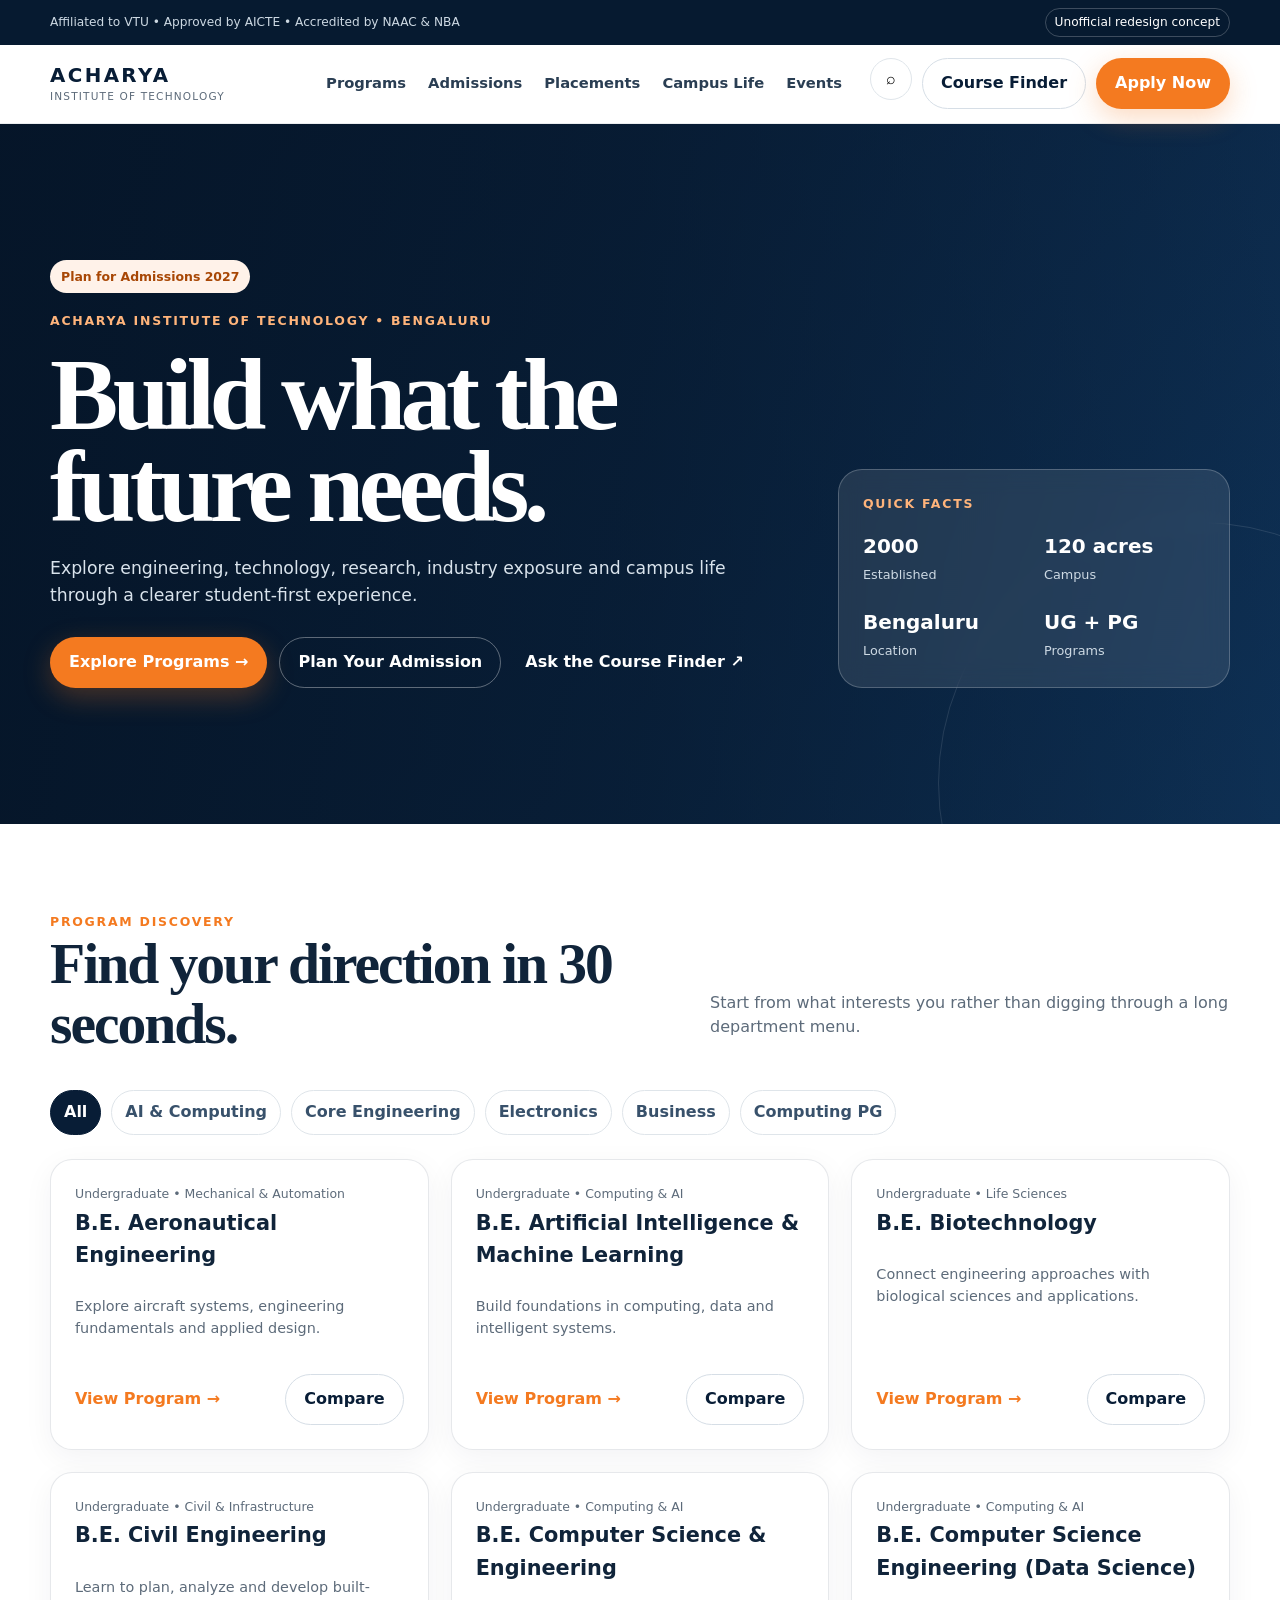
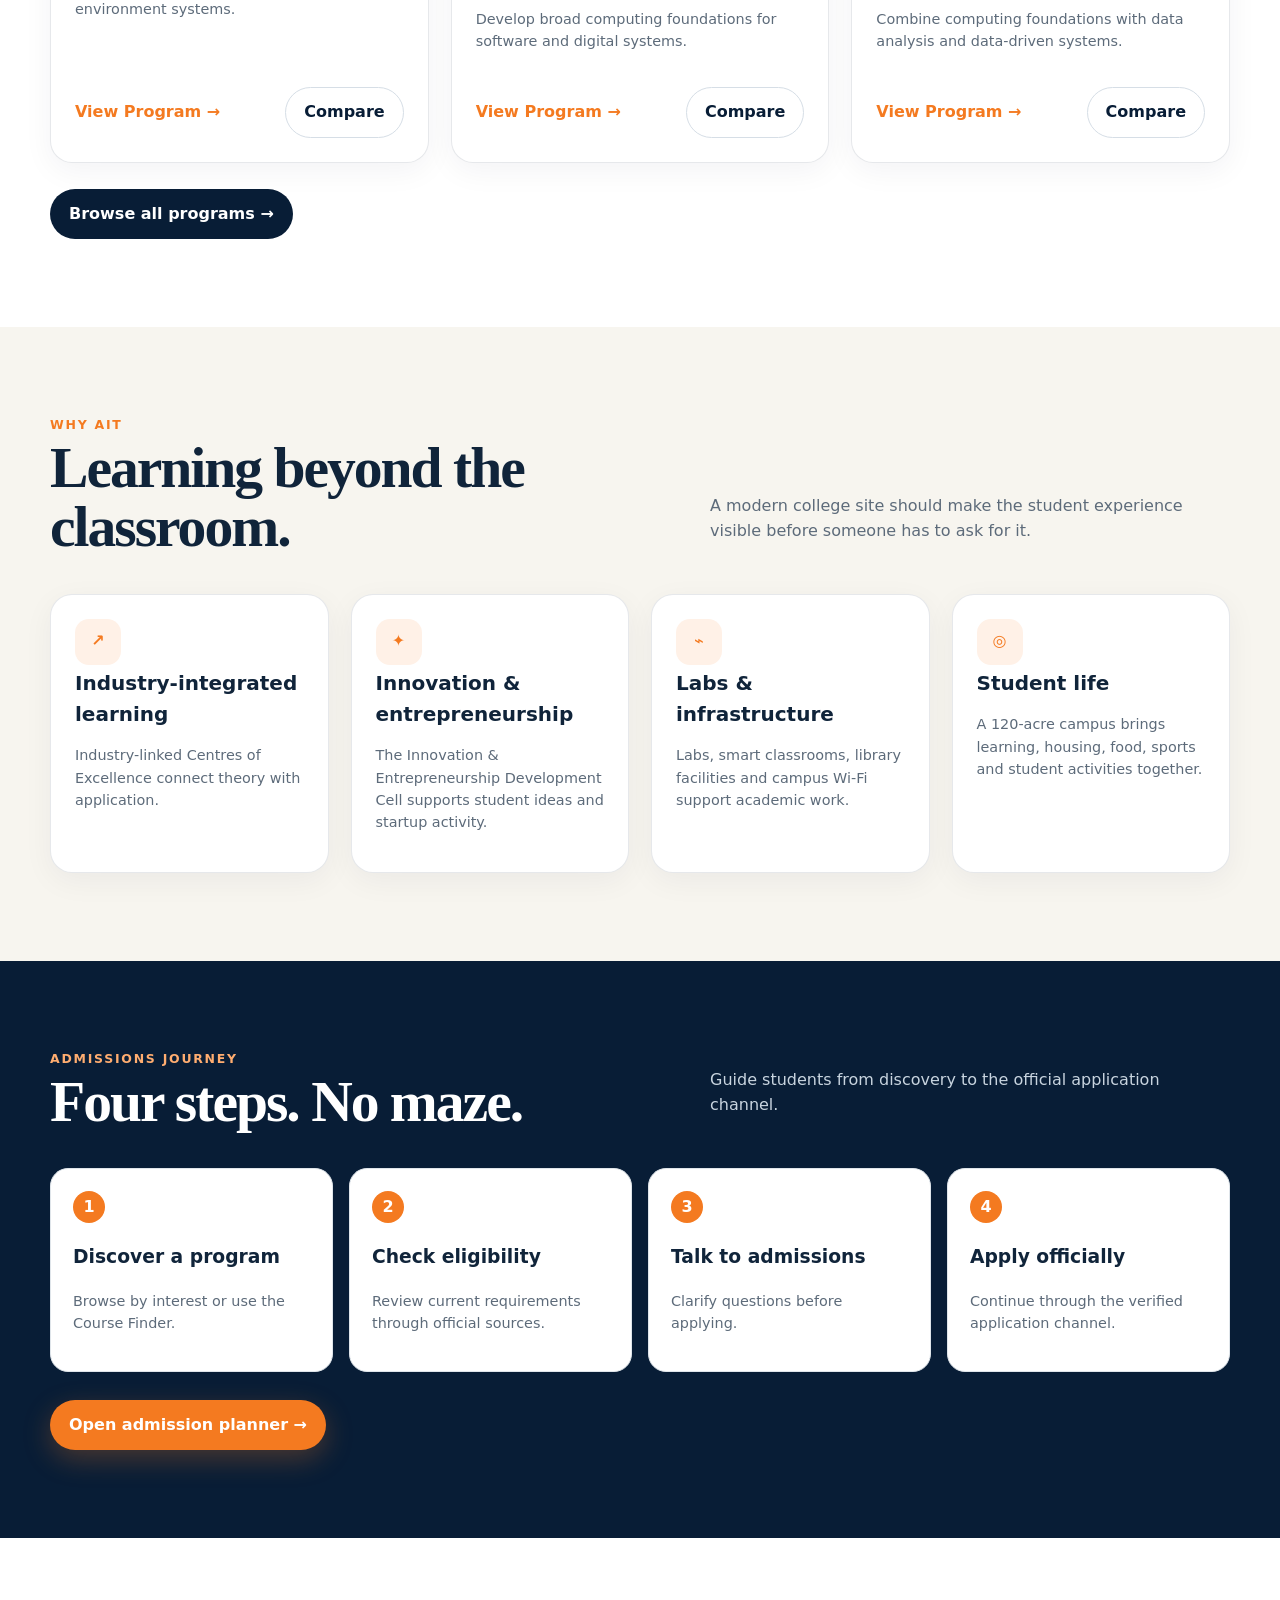
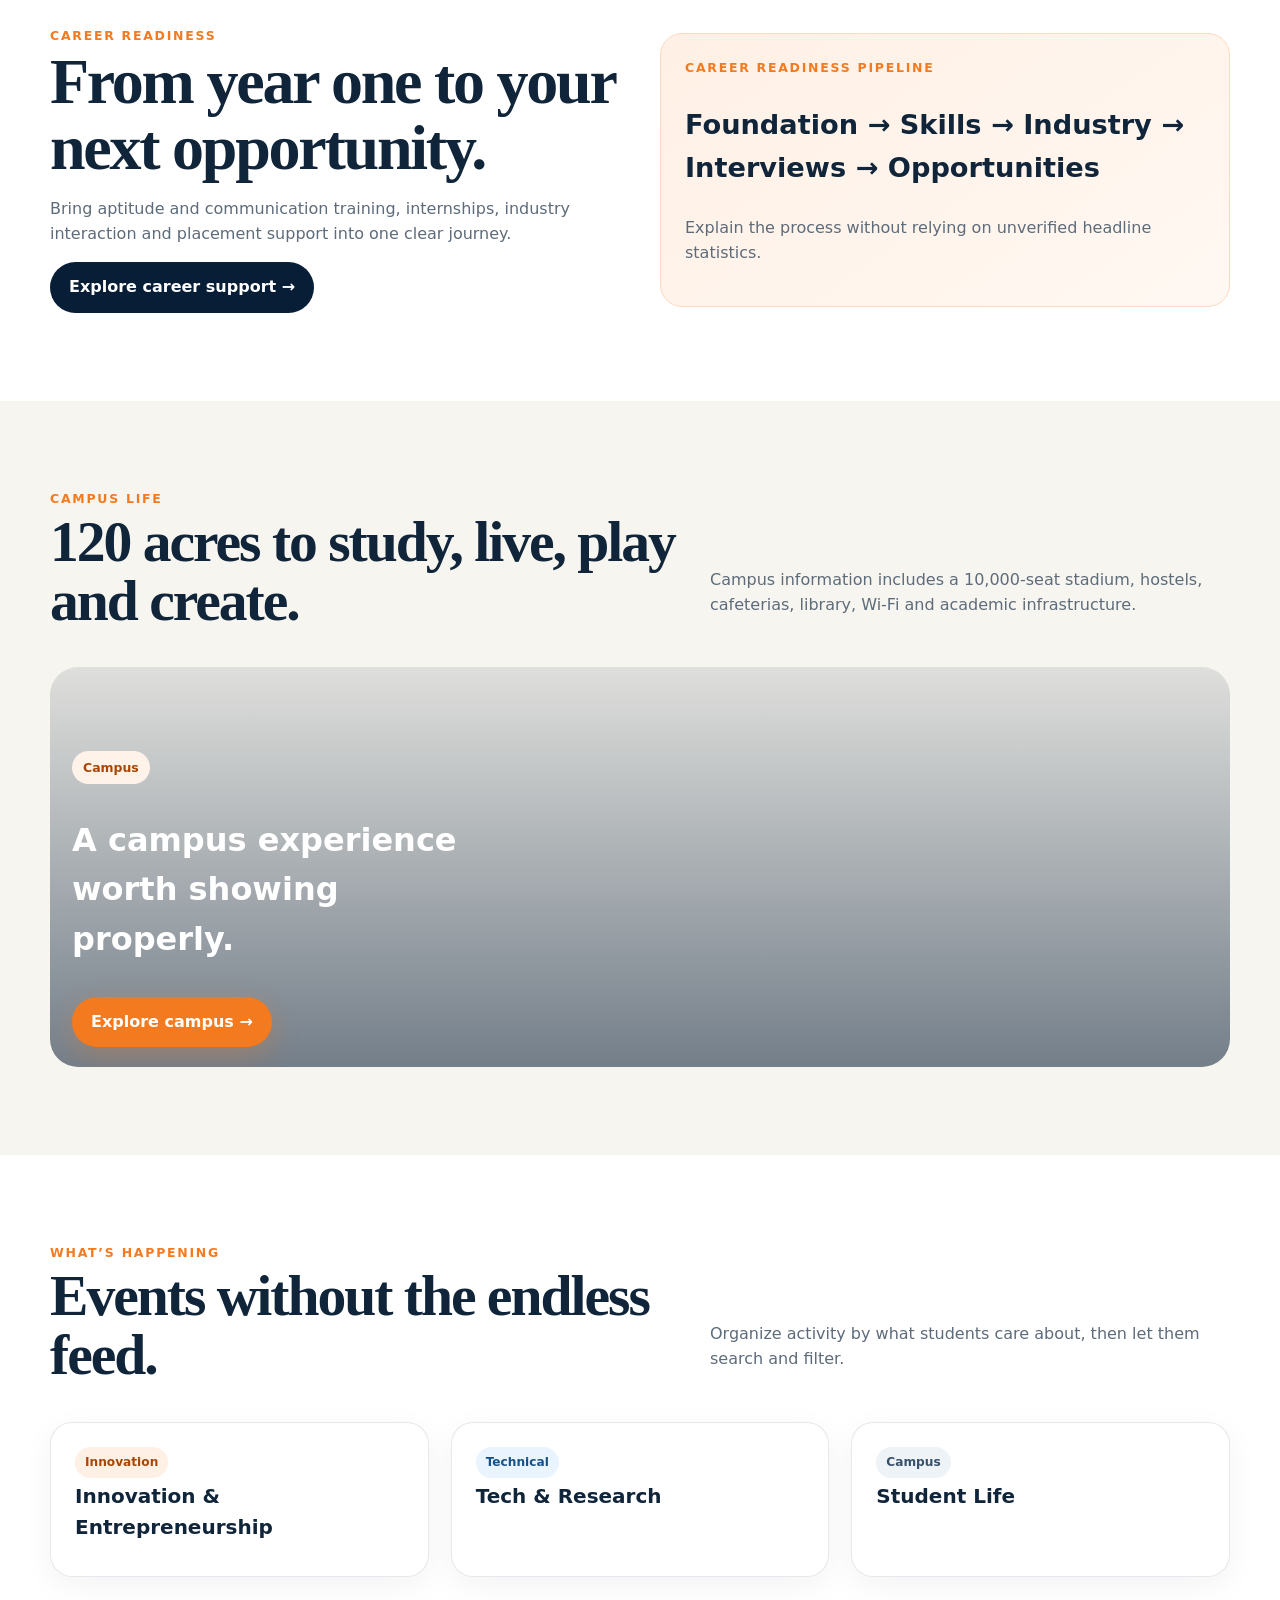
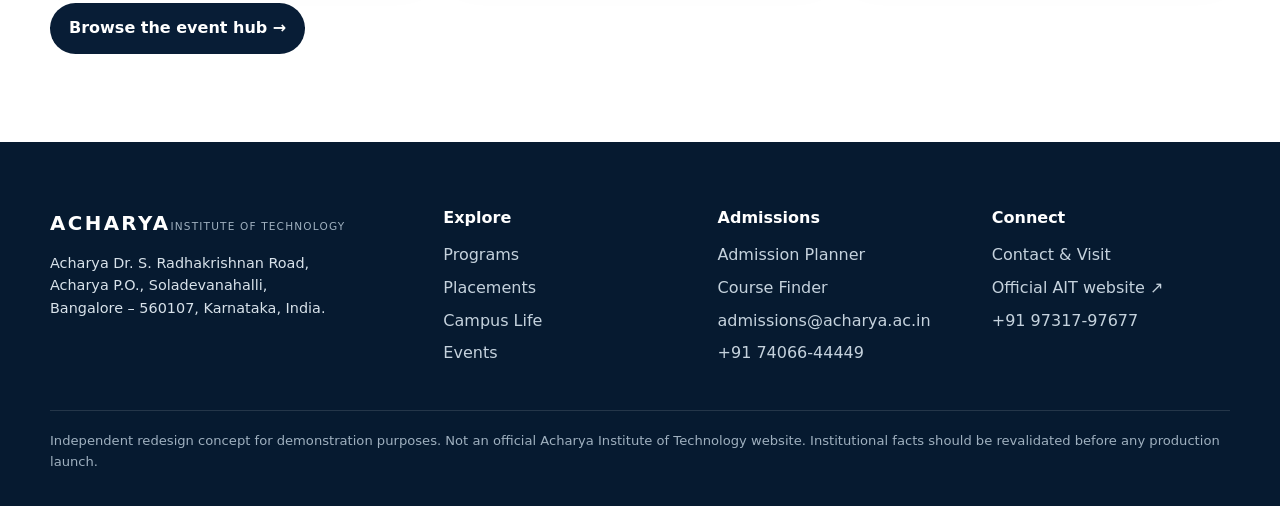
<file: index.html>
<!doctype html><html lang="en"><head><meta charset="utf-8"><meta name="viewport" content="width=device-width,initial-scale=1"><meta name="description" content="Independent redesign concept for Acharya Institute of Technology focused on program discovery and admissions UX."><meta name="theme-color" content="#081d36"><link rel="stylesheet" href="assets/styles.css"></head><body data-page="home" data-base=""><div id="app"></div><script src="assets/app.js"></script></body></html>
</file>
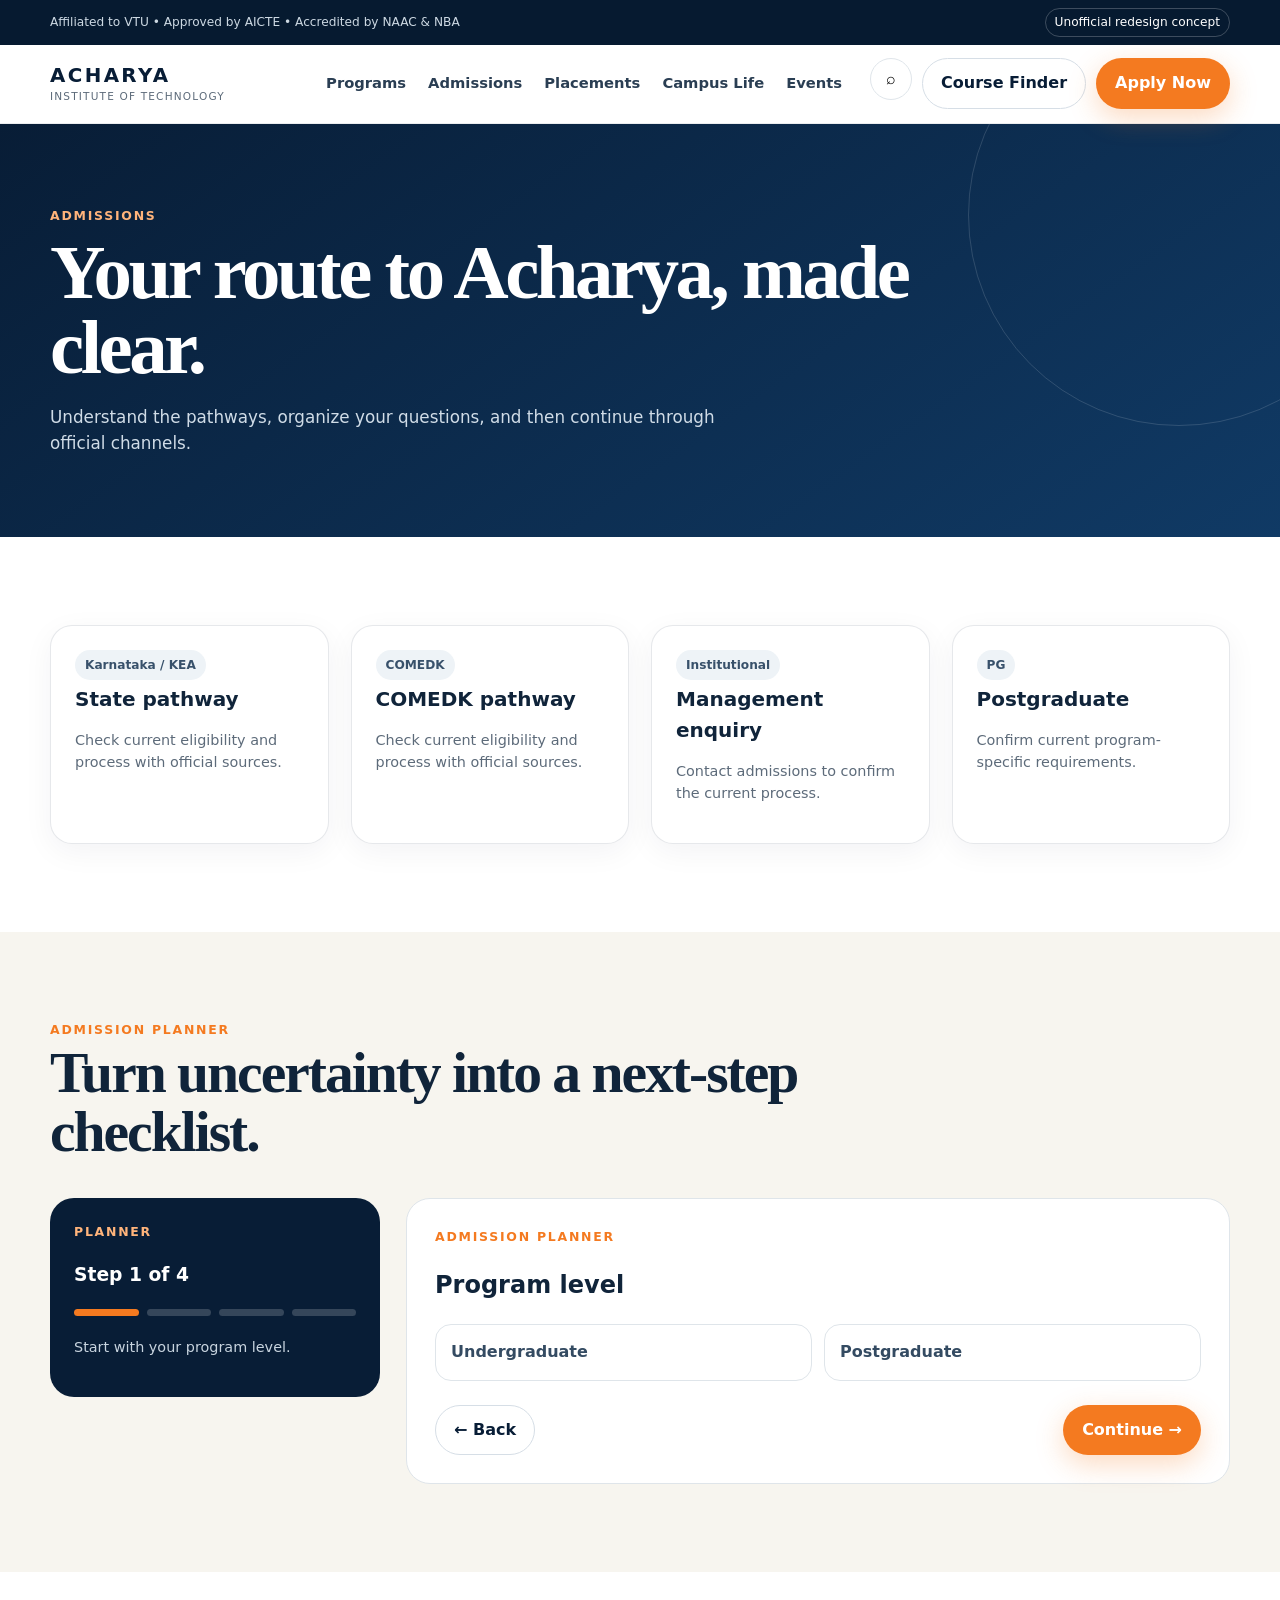
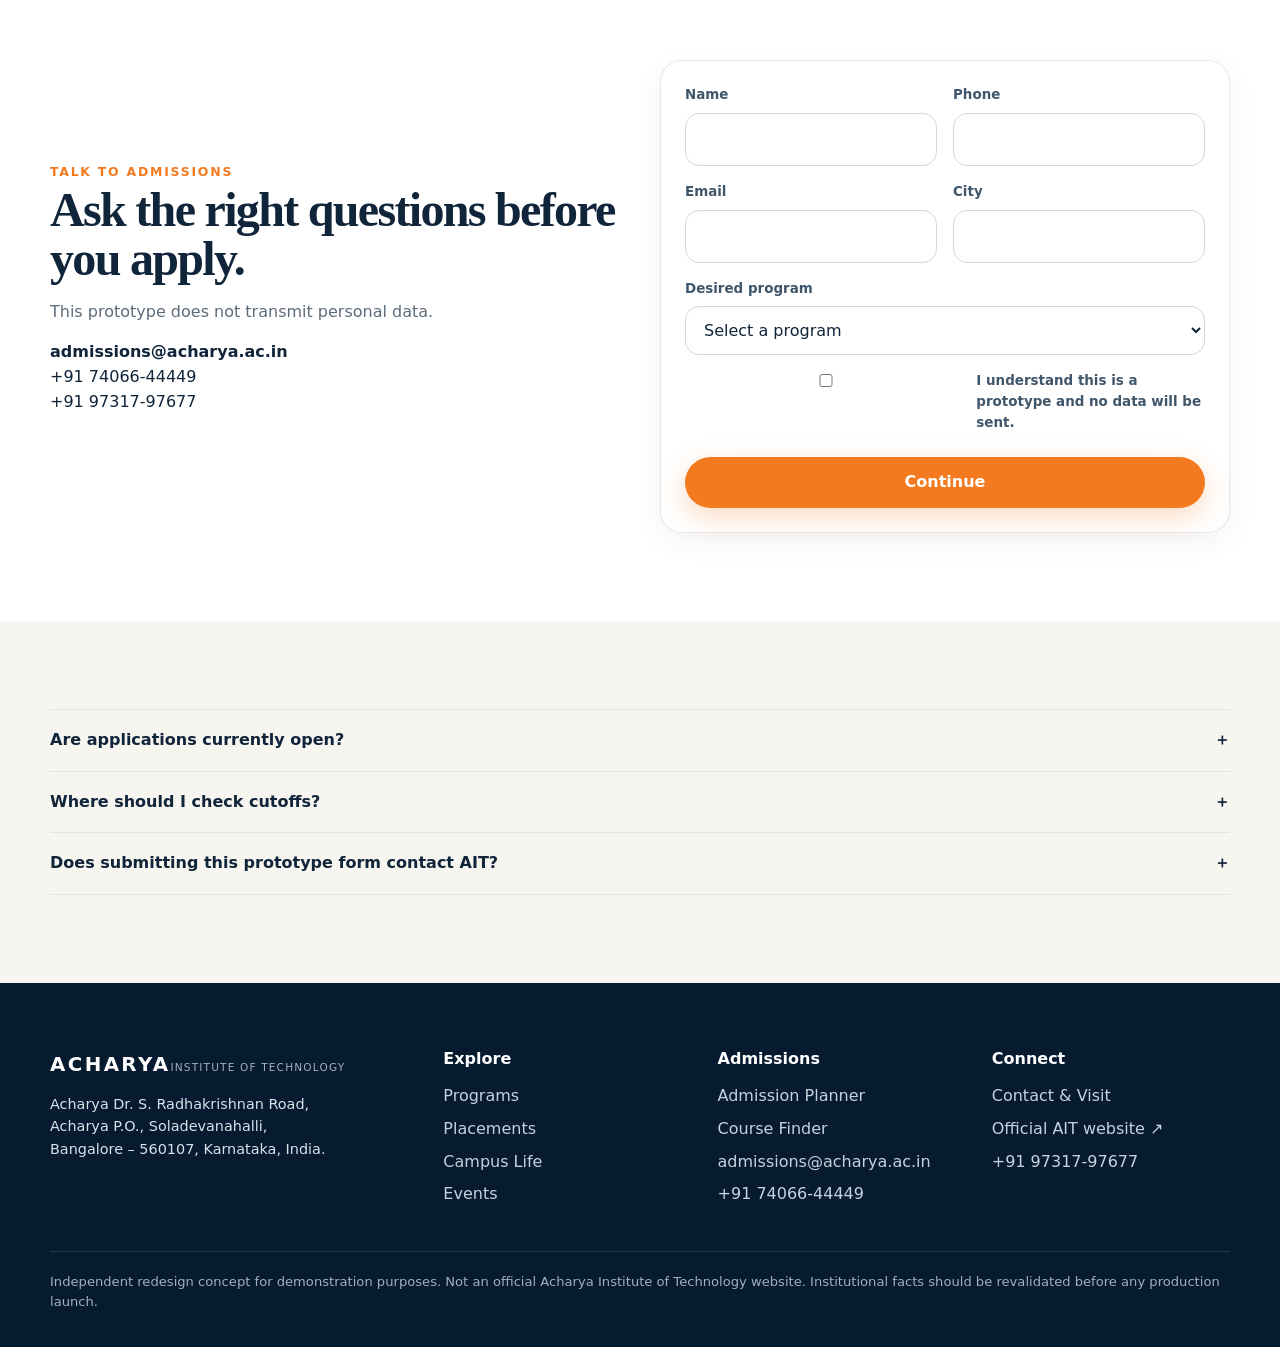
<file: admissions/index.html>
<!doctype html><html lang="en"><head><meta charset="utf-8"><meta name="viewport" content="width=device-width,initial-scale=1"><meta name="description" content="Independent redesign concept for Acharya Institute of Technology focused on program discovery and admissions UX."><meta name="theme-color" content="#081d36"><link rel="stylesheet" href="../assets/styles.css"></head><body data-page="admissions" data-base="../"><div id="app"></div><script src="../assets/app.js"></script></body></html>
</file>
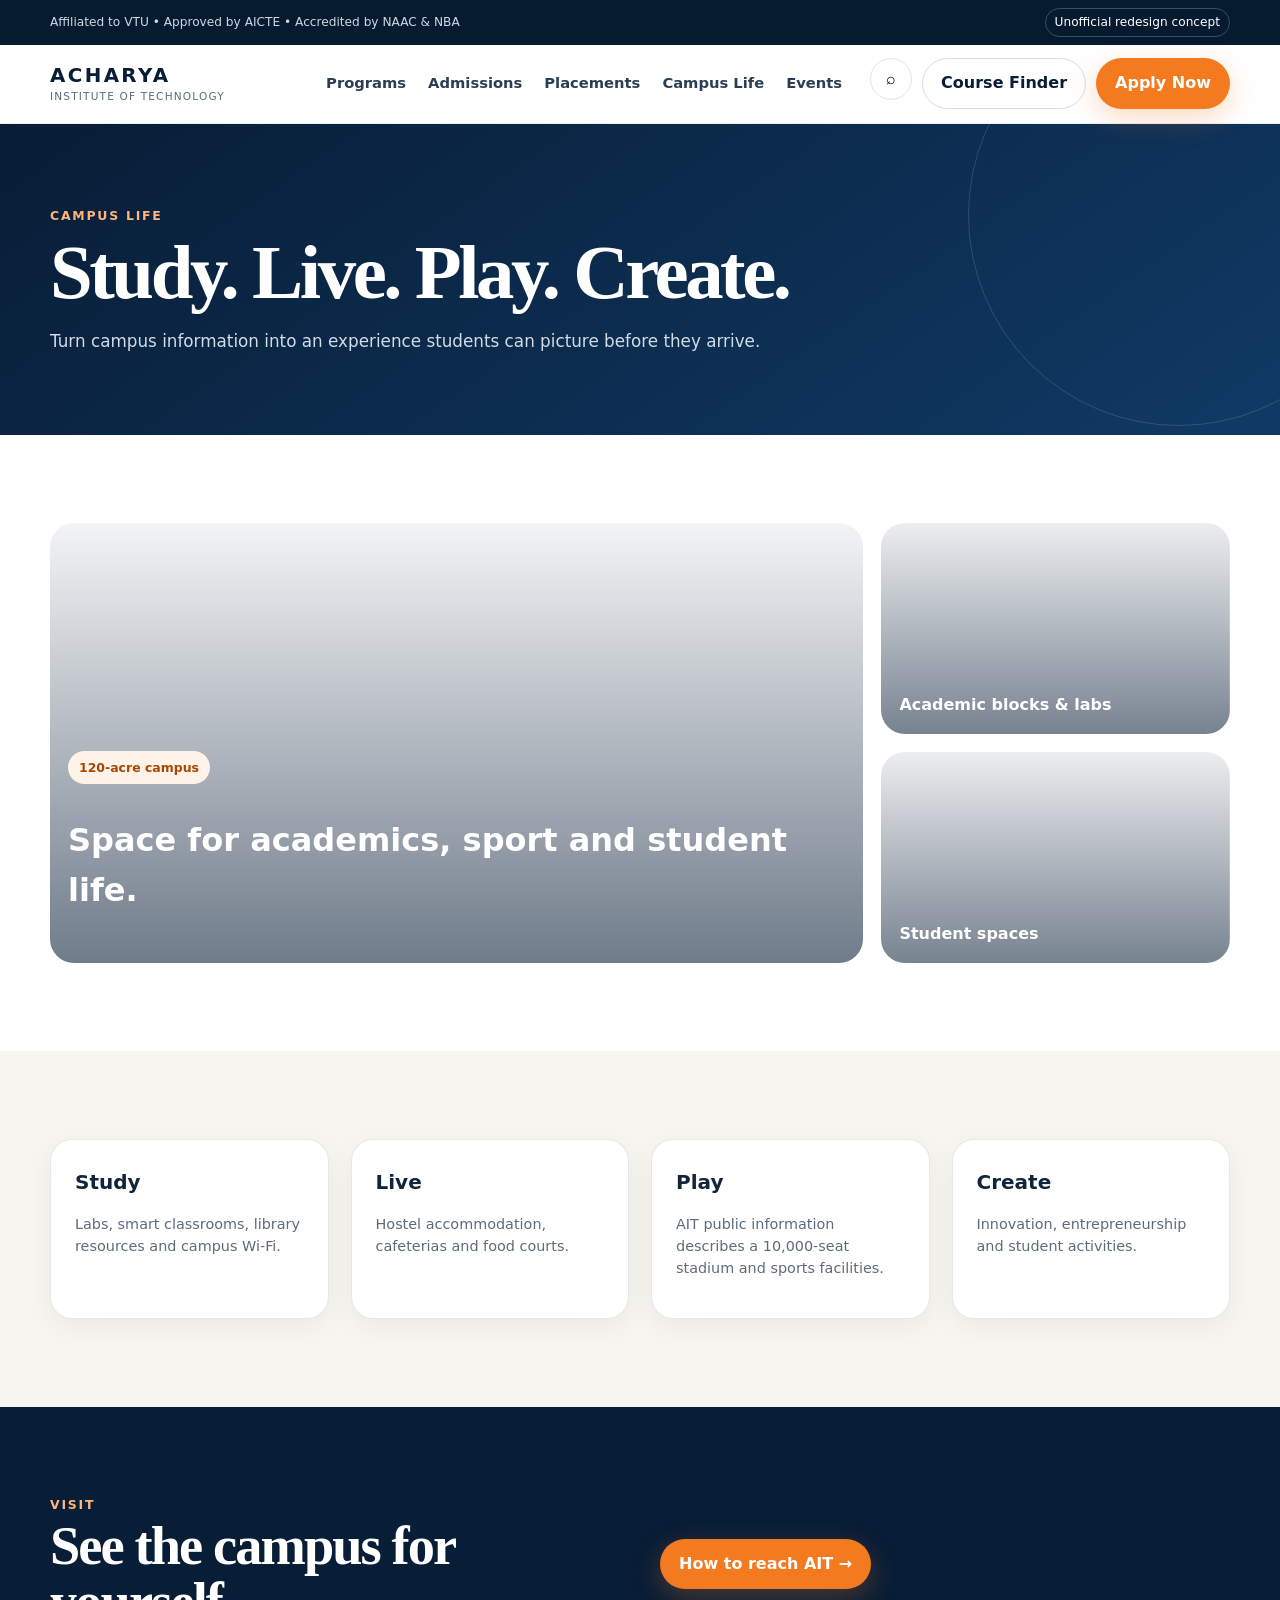
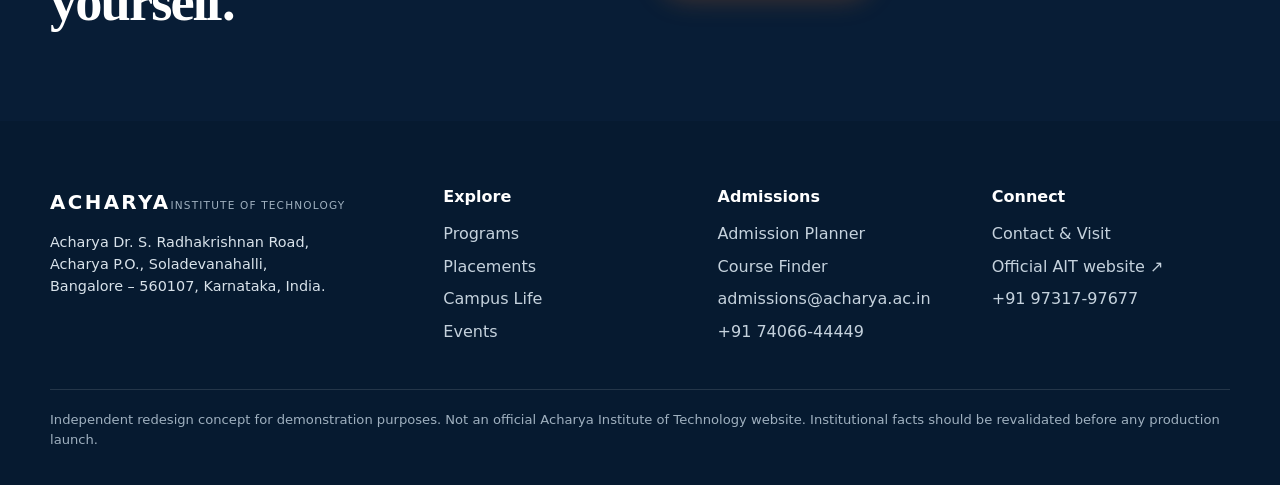
<file: campus/index.html>
<!doctype html><html lang="en"><head><meta charset="utf-8"><meta name="viewport" content="width=device-width,initial-scale=1"><meta name="description" content="Independent redesign concept for Acharya Institute of Technology focused on program discovery and admissions UX."><meta name="theme-color" content="#081d36"><link rel="stylesheet" href="../assets/styles.css"></head><body data-page="campus" data-base="../"><div id="app"></div><script src="../assets/app.js"></script></body></html>
</file>
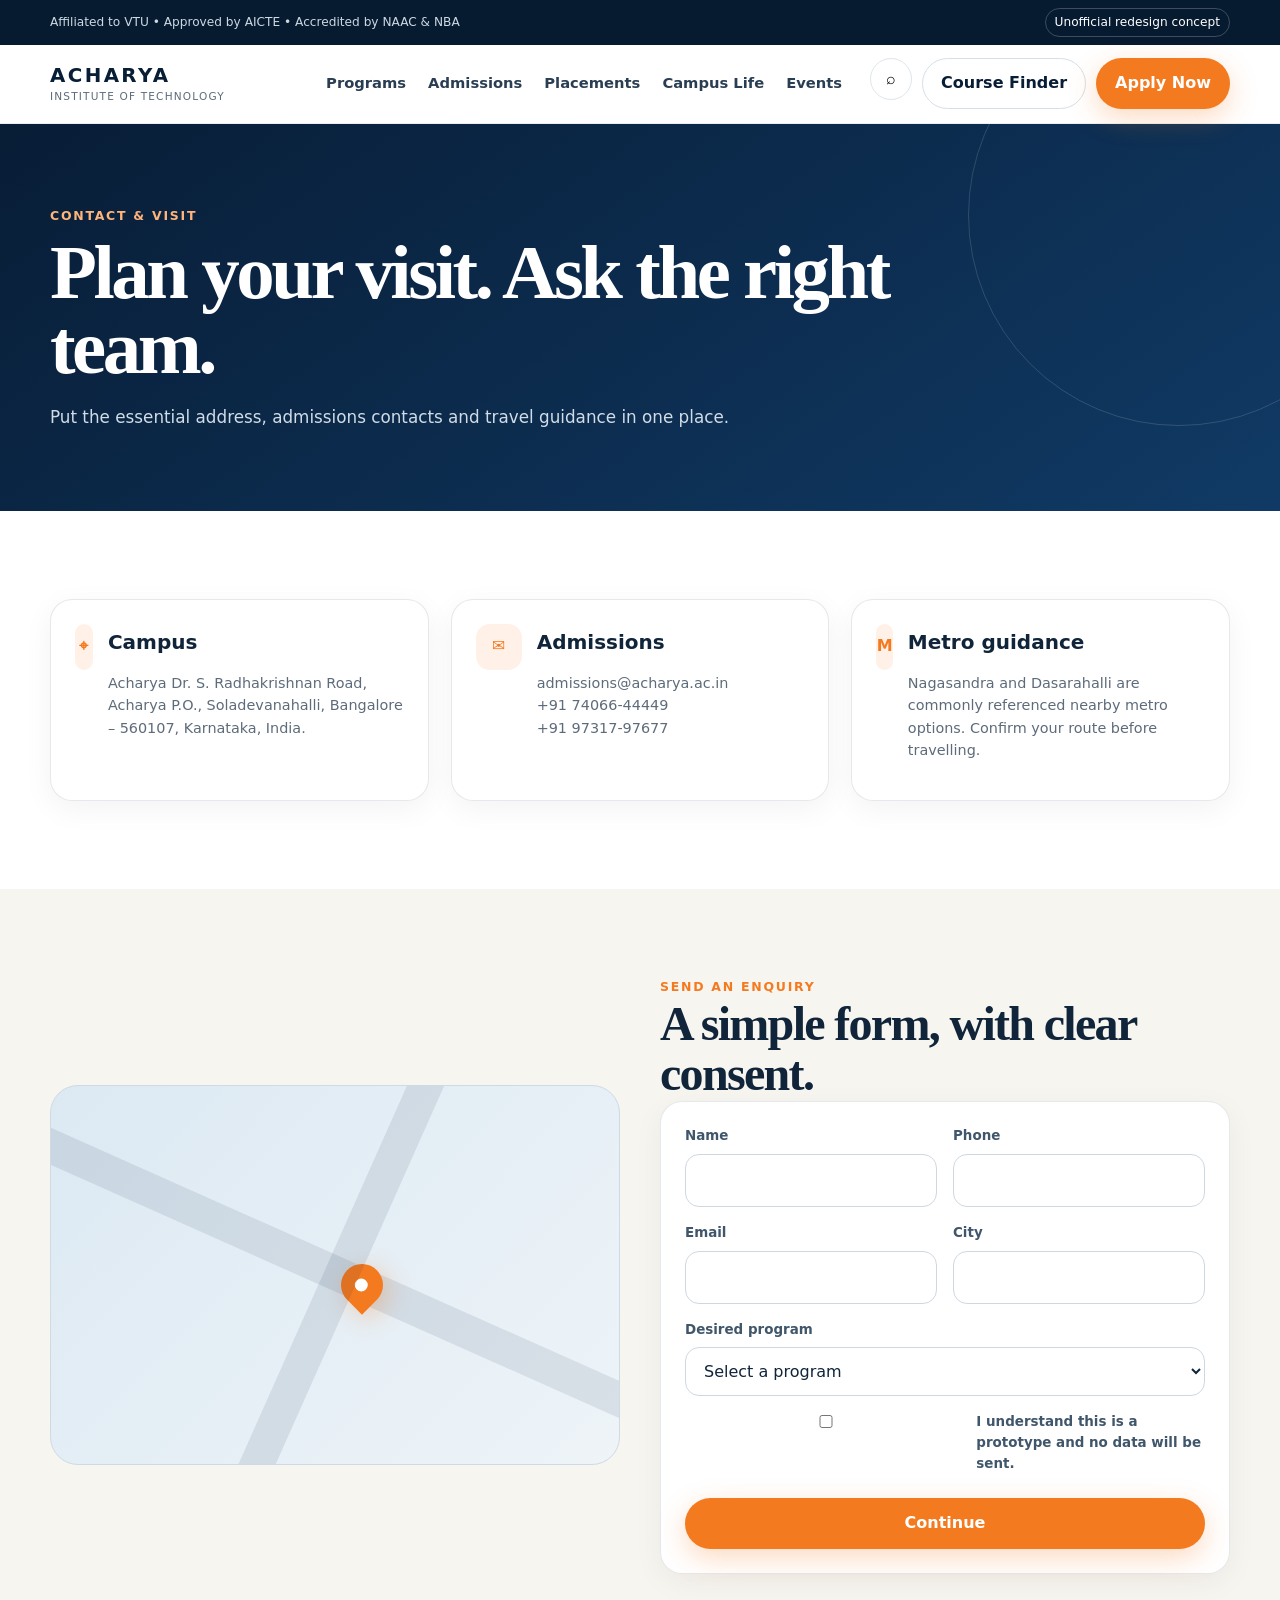
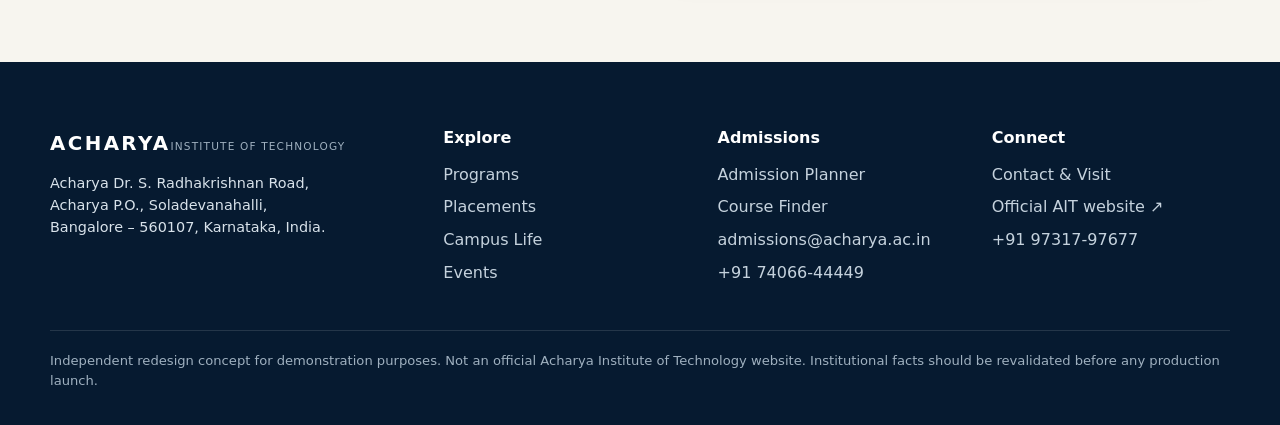
<file: contact/index.html>
<!doctype html><html lang="en"><head><meta charset="utf-8"><meta name="viewport" content="width=device-width,initial-scale=1"><meta name="description" content="Independent redesign concept for Acharya Institute of Technology focused on program discovery and admissions UX."><meta name="theme-color" content="#081d36"><link rel="stylesheet" href="../assets/styles.css"></head><body data-page="contact" data-base="../"><div id="app"></div><script src="../assets/app.js"></script></body></html>
</file>
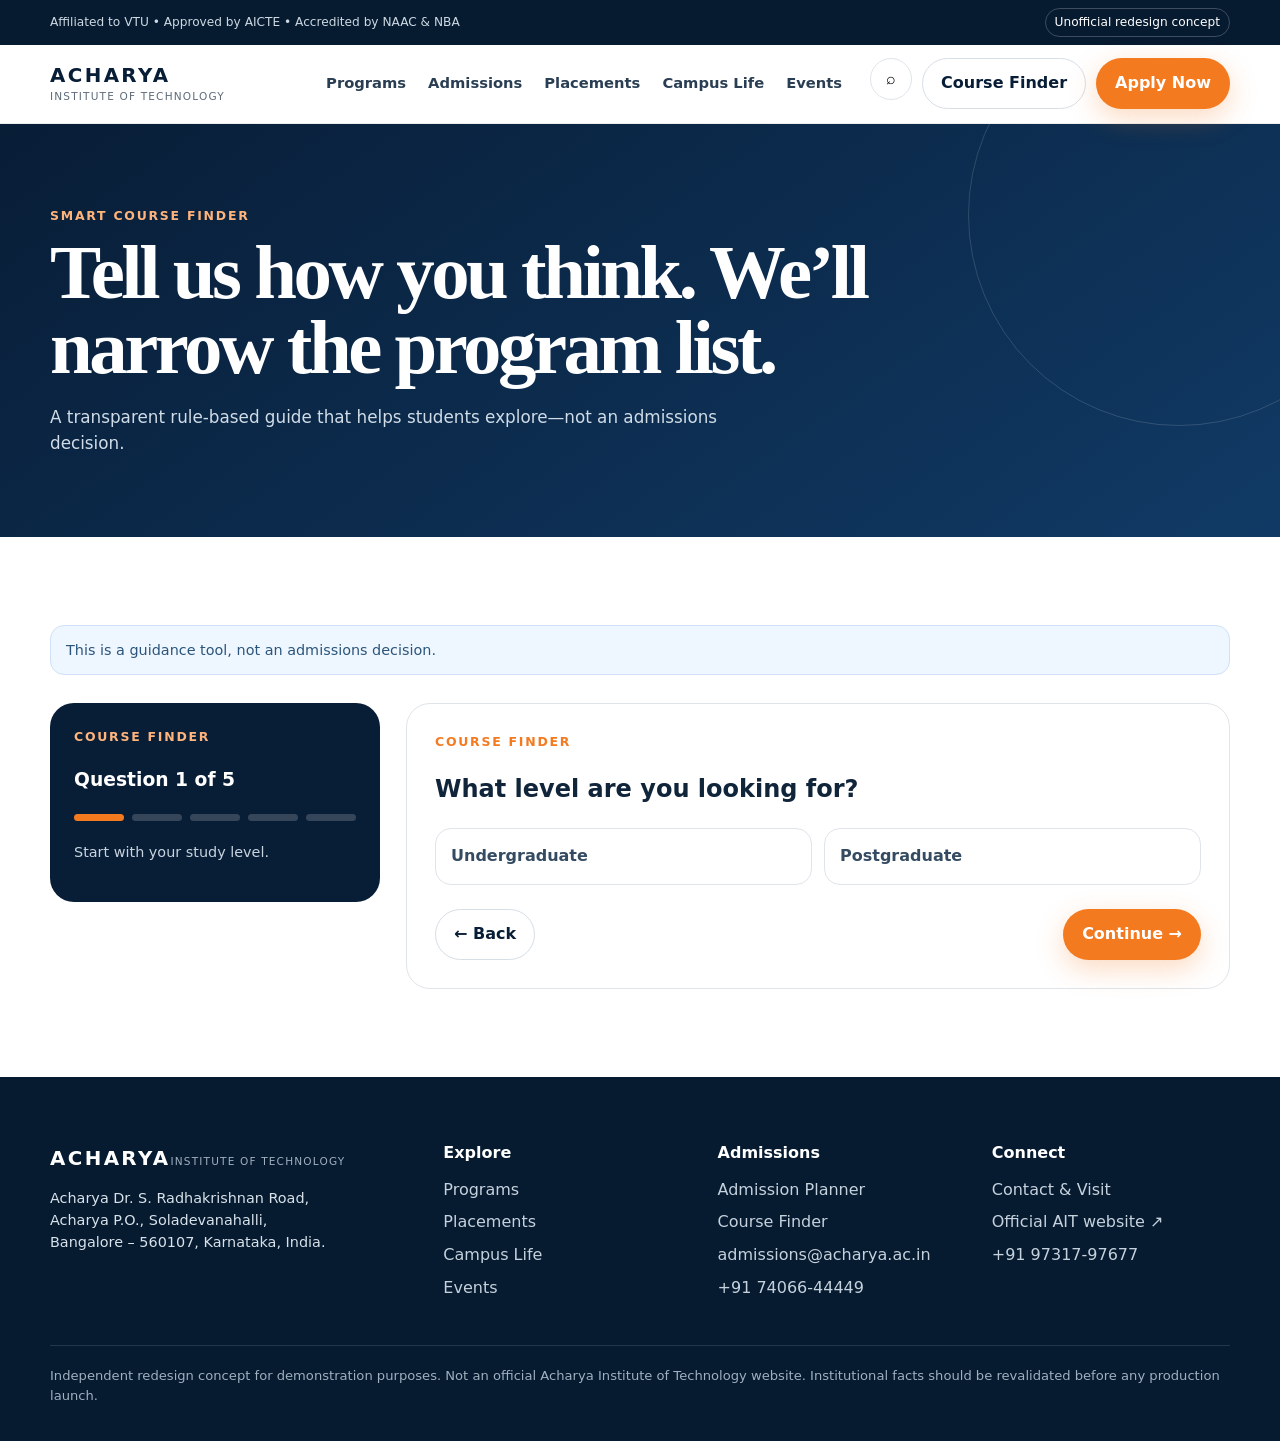
<file: course-finder/index.html>
<!doctype html><html lang="en"><head><meta charset="utf-8"><meta name="viewport" content="width=device-width,initial-scale=1"><meta name="description" content="Independent redesign concept for Acharya Institute of Technology focused on program discovery and admissions UX."><meta name="theme-color" content="#081d36"><link rel="stylesheet" href="../assets/styles.css"></head><body data-page="finder" data-base="../"><div id="app"></div><script src="../assets/app.js"></script></body></html>
</file>
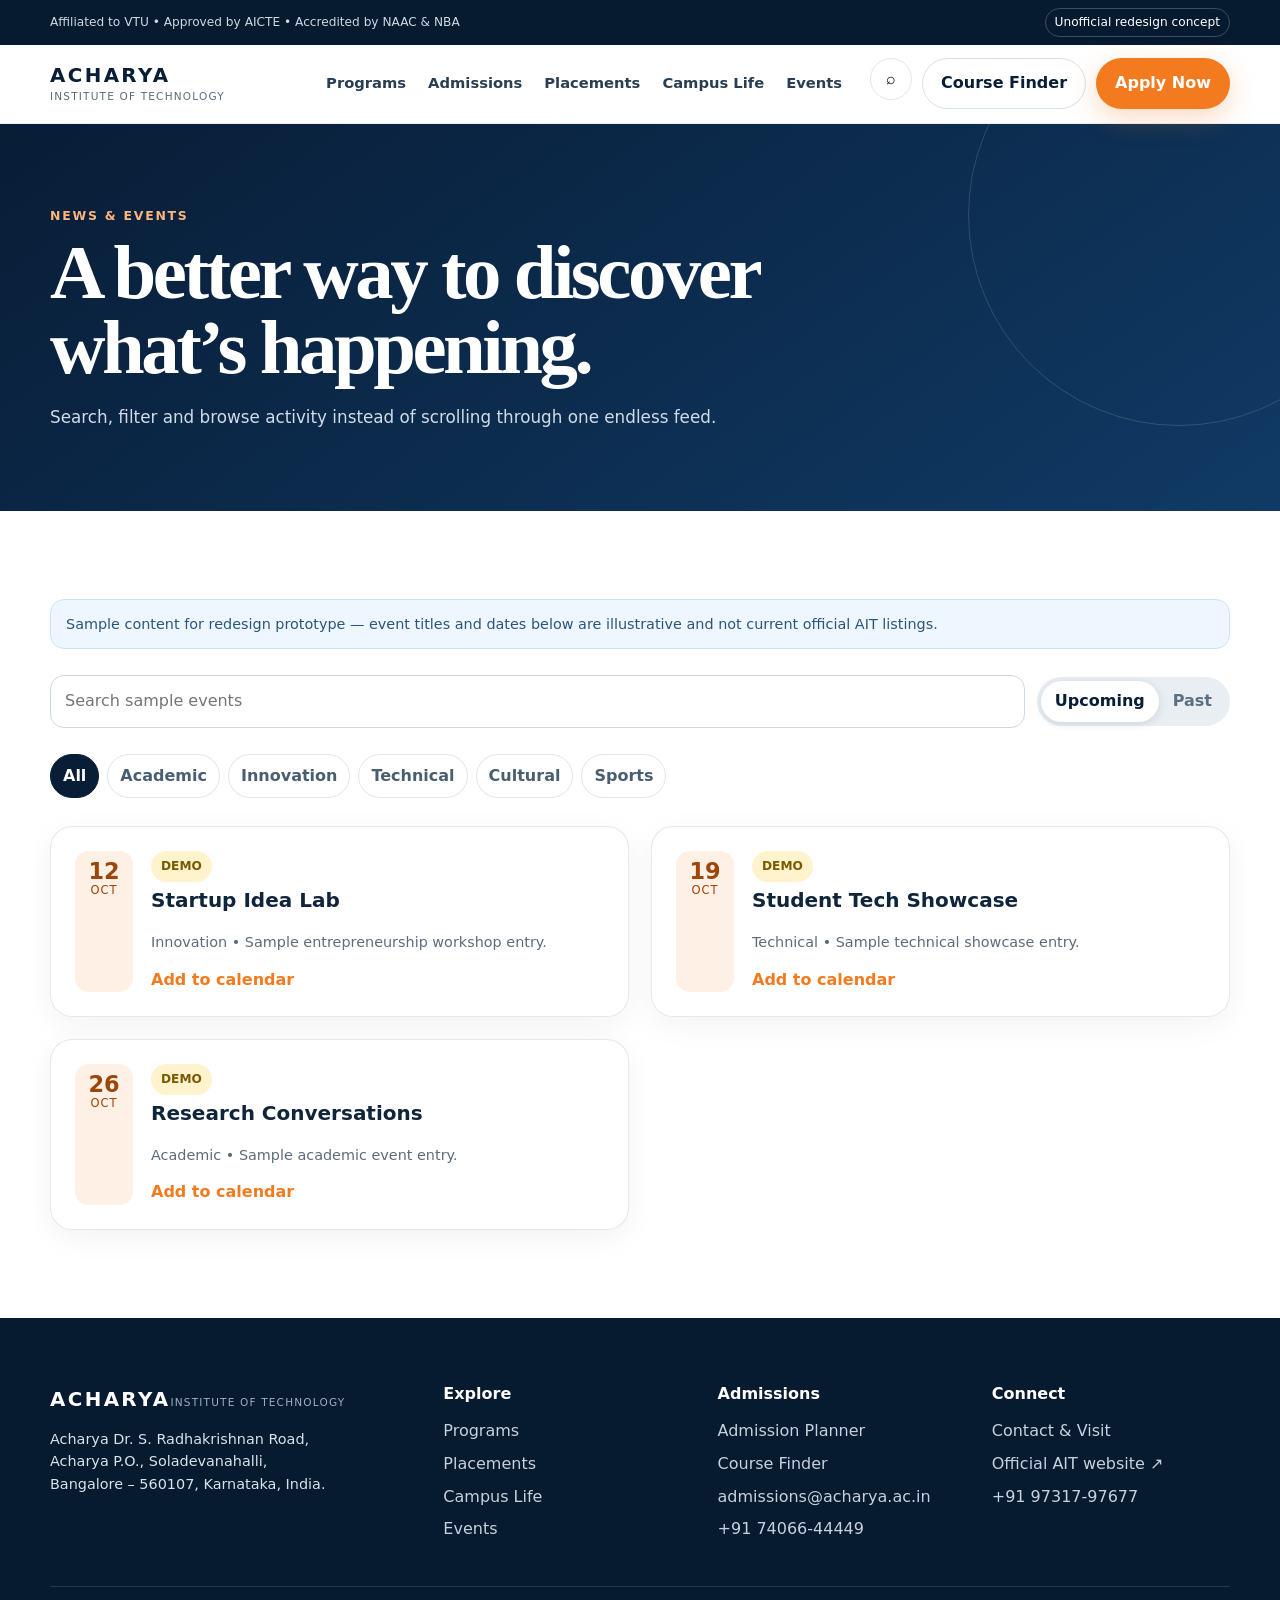
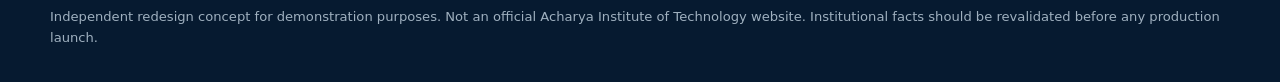
<file: events/index.html>
<!doctype html><html lang="en"><head><meta charset="utf-8"><meta name="viewport" content="width=device-width,initial-scale=1"><meta name="description" content="Independent redesign concept for Acharya Institute of Technology focused on program discovery and admissions UX."><meta name="theme-color" content="#081d36"><link rel="stylesheet" href="../assets/styles.css"></head><body data-page="events" data-base="../"><div id="app"></div><script src="../assets/app.js"></script></body></html>
</file>
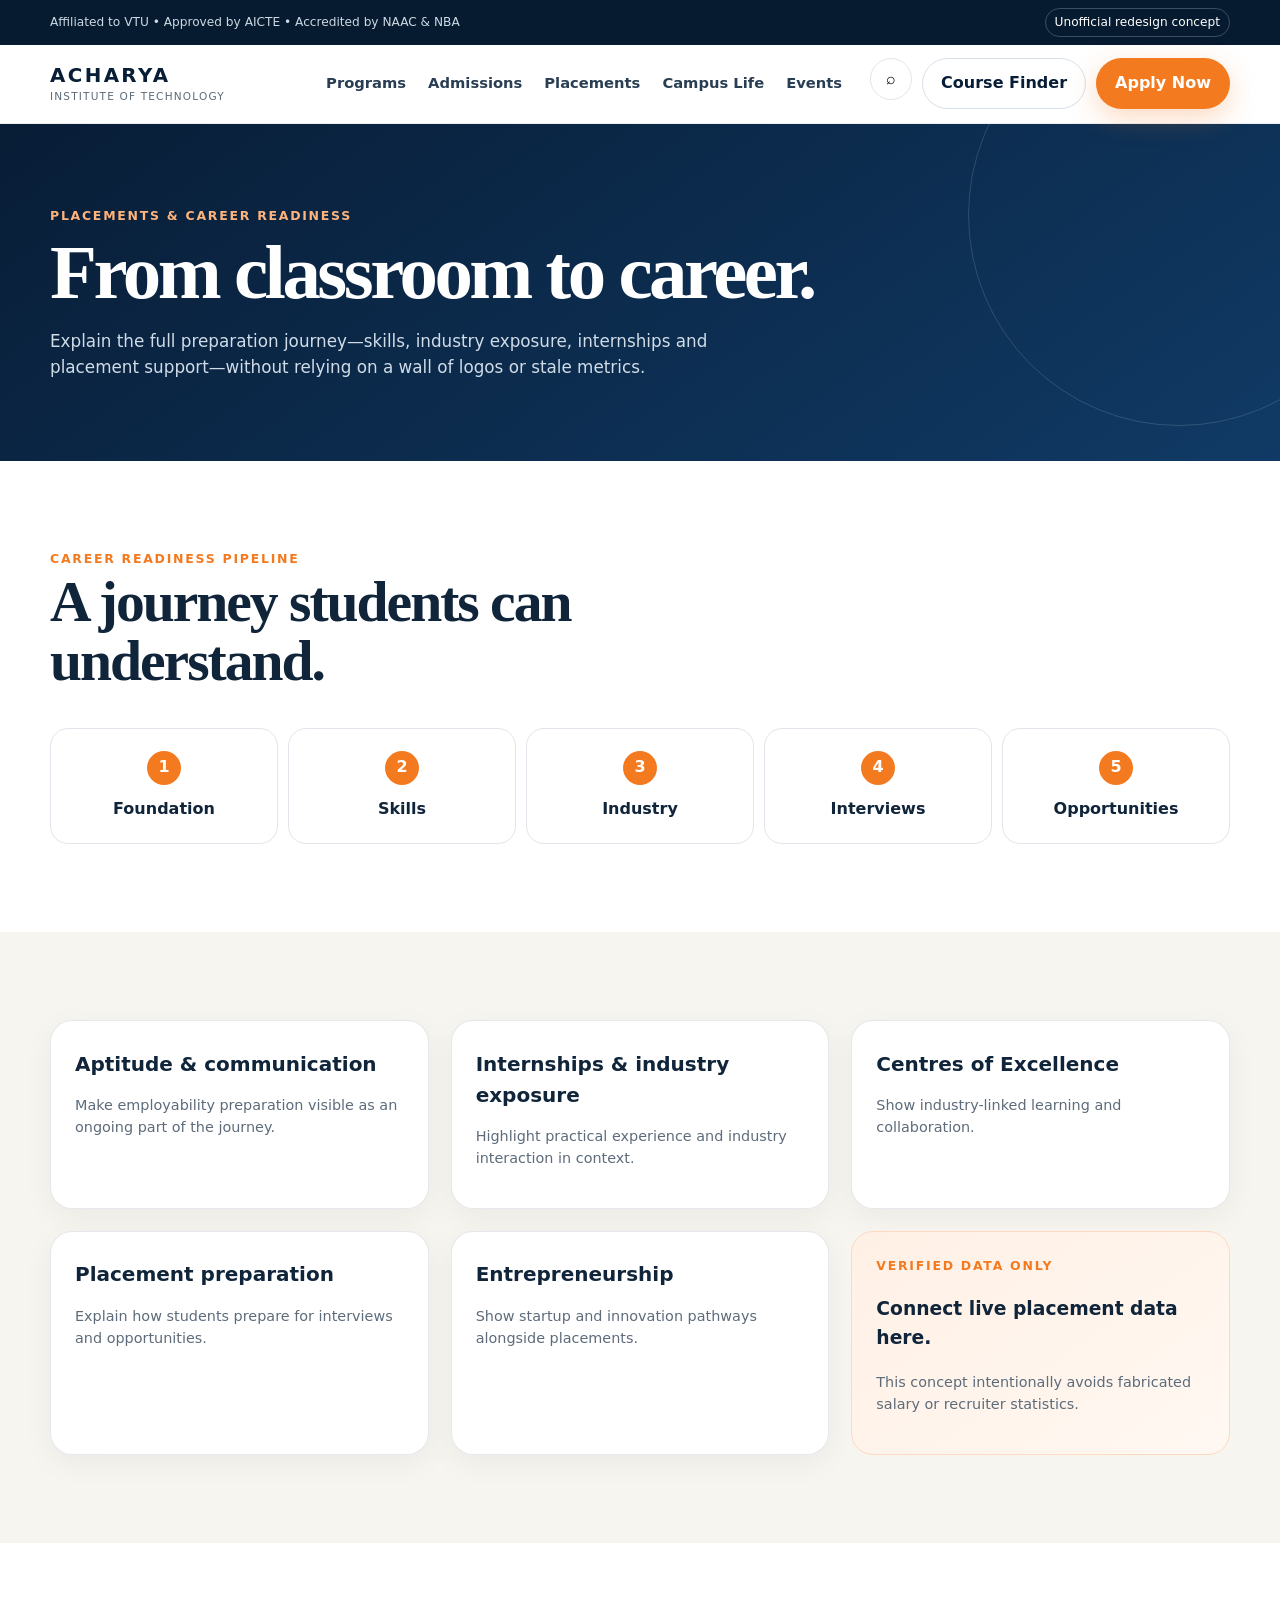
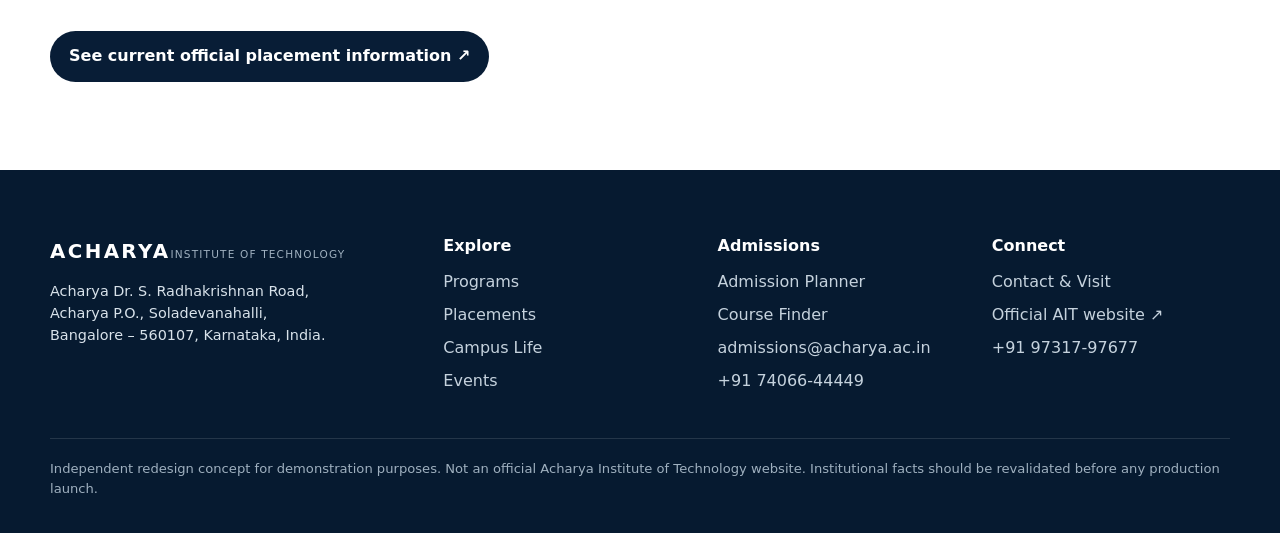
<file: placements/index.html>
<!doctype html><html lang="en"><head><meta charset="utf-8"><meta name="viewport" content="width=device-width,initial-scale=1"><meta name="description" content="Independent redesign concept for Acharya Institute of Technology focused on program discovery and admissions UX."><meta name="theme-color" content="#081d36"><link rel="stylesheet" href="../assets/styles.css"></head><body data-page="placements" data-base="../"><div id="app"></div><script src="../assets/app.js"></script></body></html>
</file>
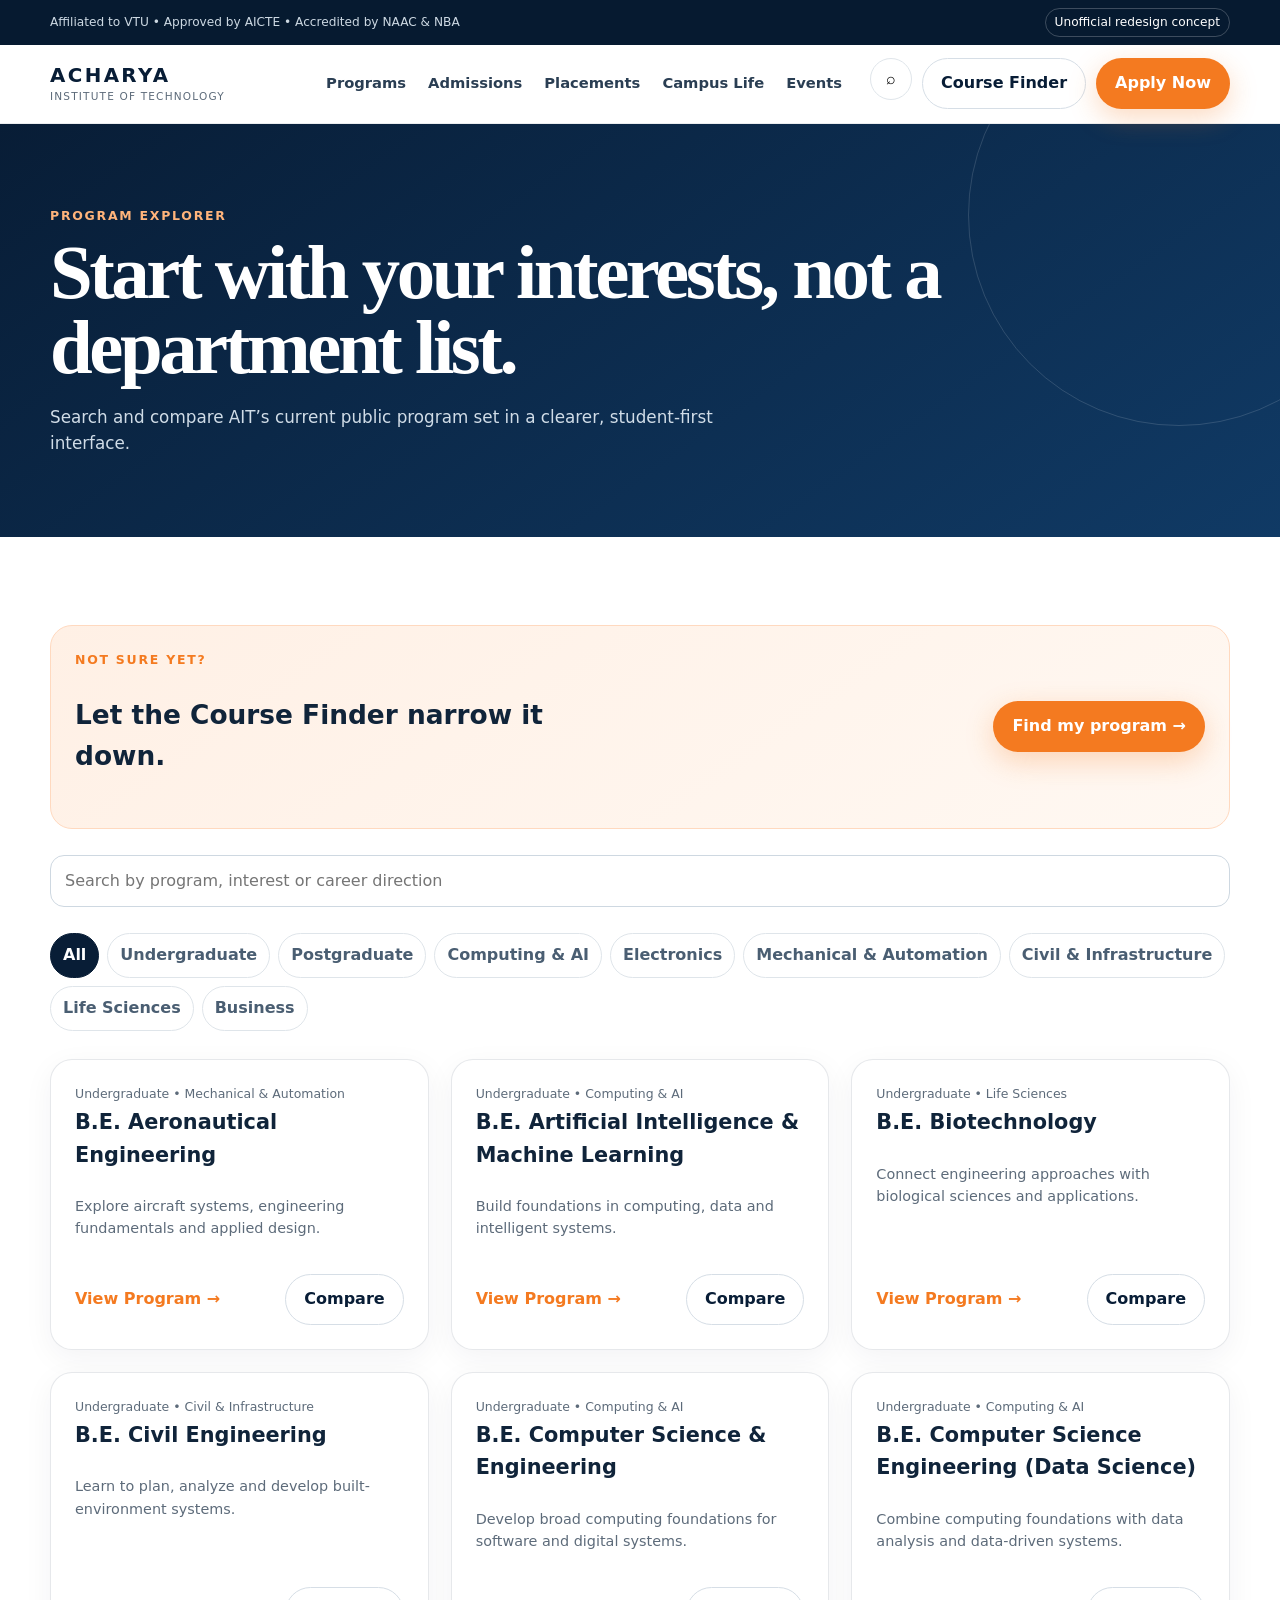
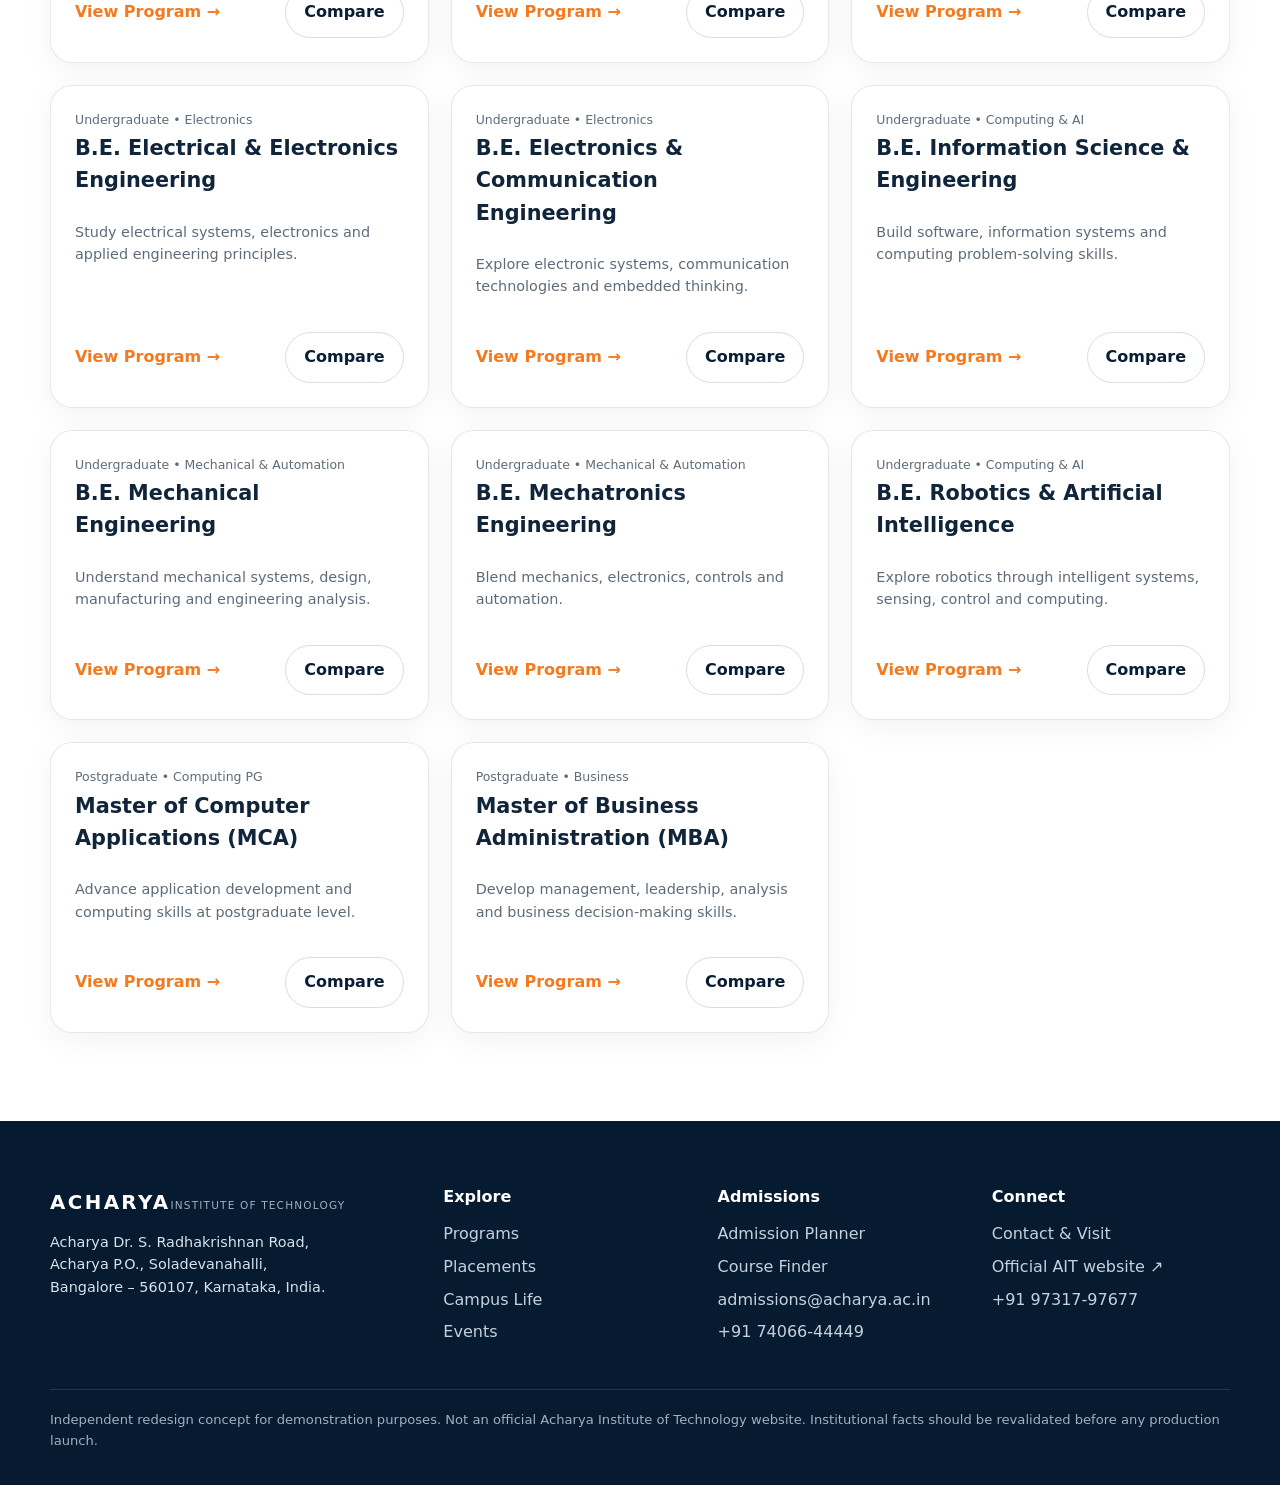
<file: programs/index.html>
<!doctype html><html lang="en"><head><meta charset="utf-8"><meta name="viewport" content="width=device-width,initial-scale=1"><meta name="description" content="Independent redesign concept for Acharya Institute of Technology focused on program discovery and admissions UX."><meta name="theme-color" content="#081d36"><link rel="stylesheet" href="../assets/styles.css"></head><body data-page="programs" data-base="../"><div id="app"></div><script src="../assets/app.js"></script></body></html>
</file>
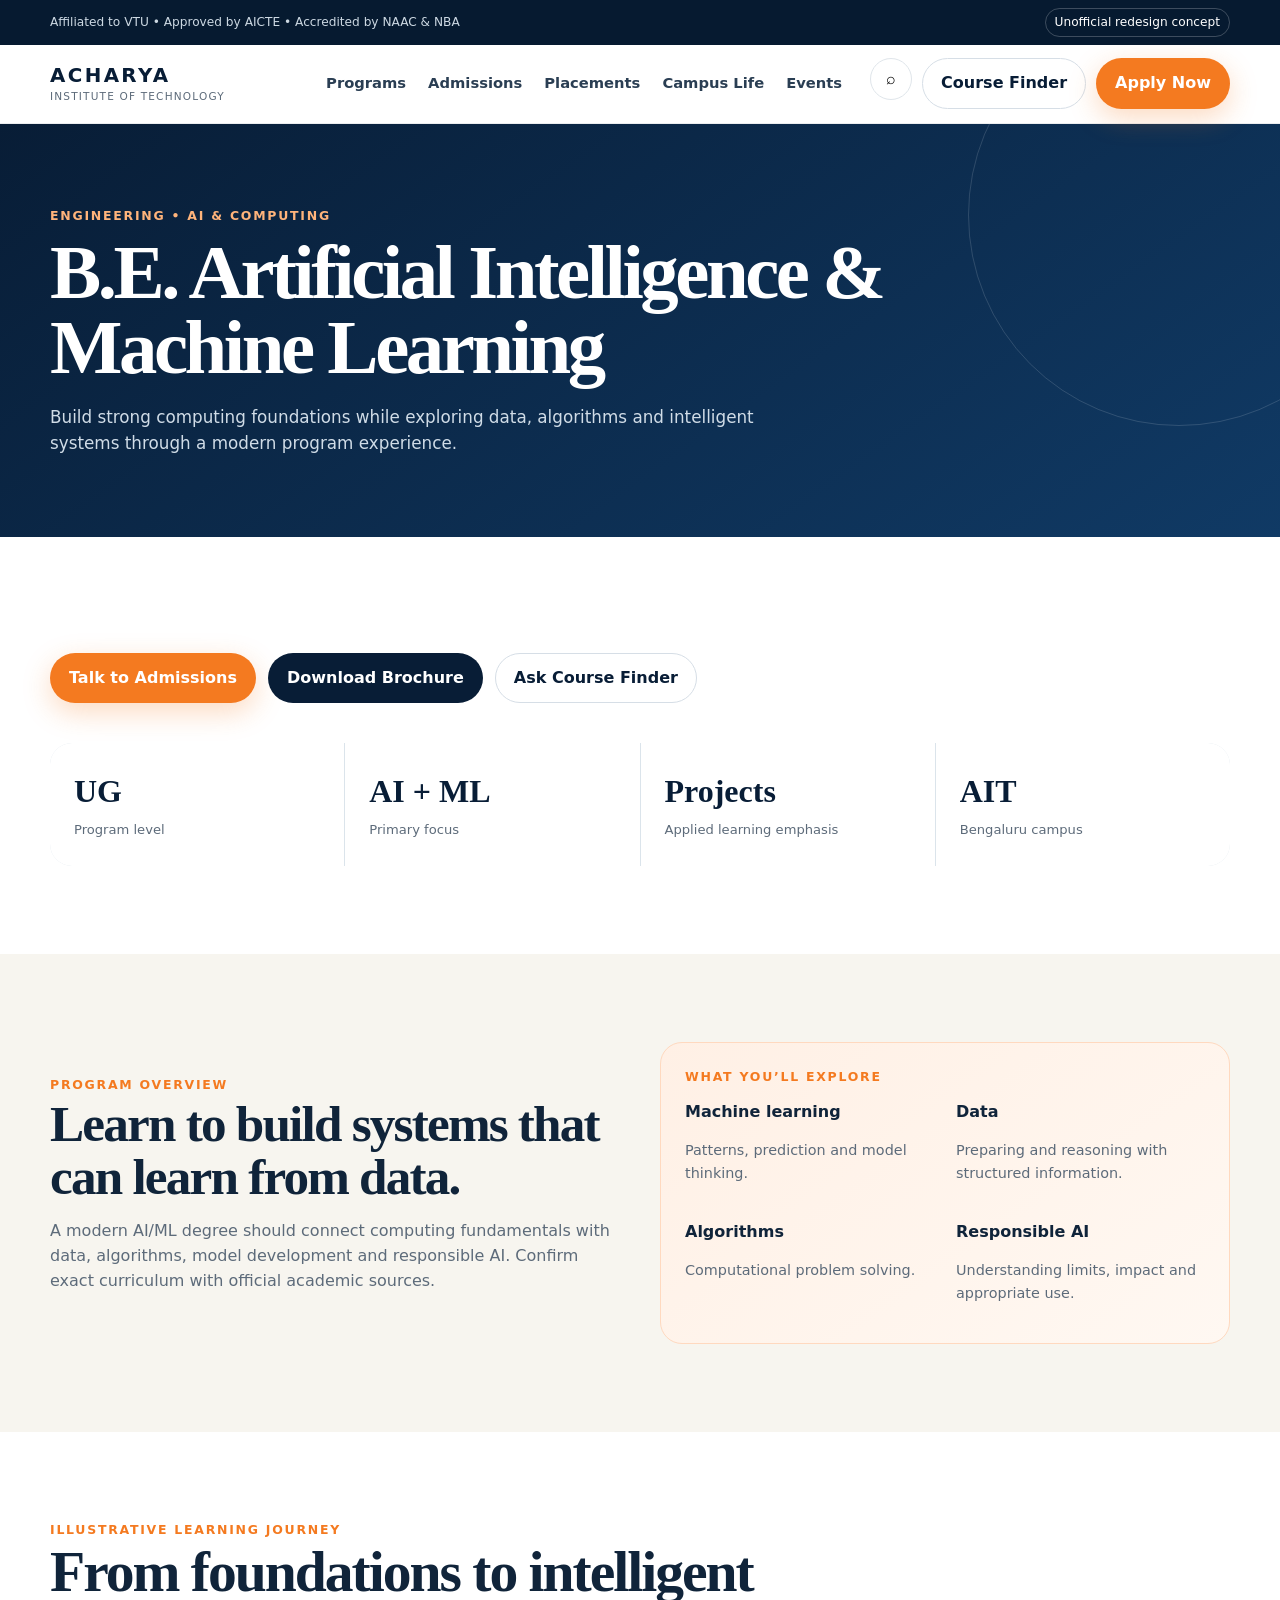
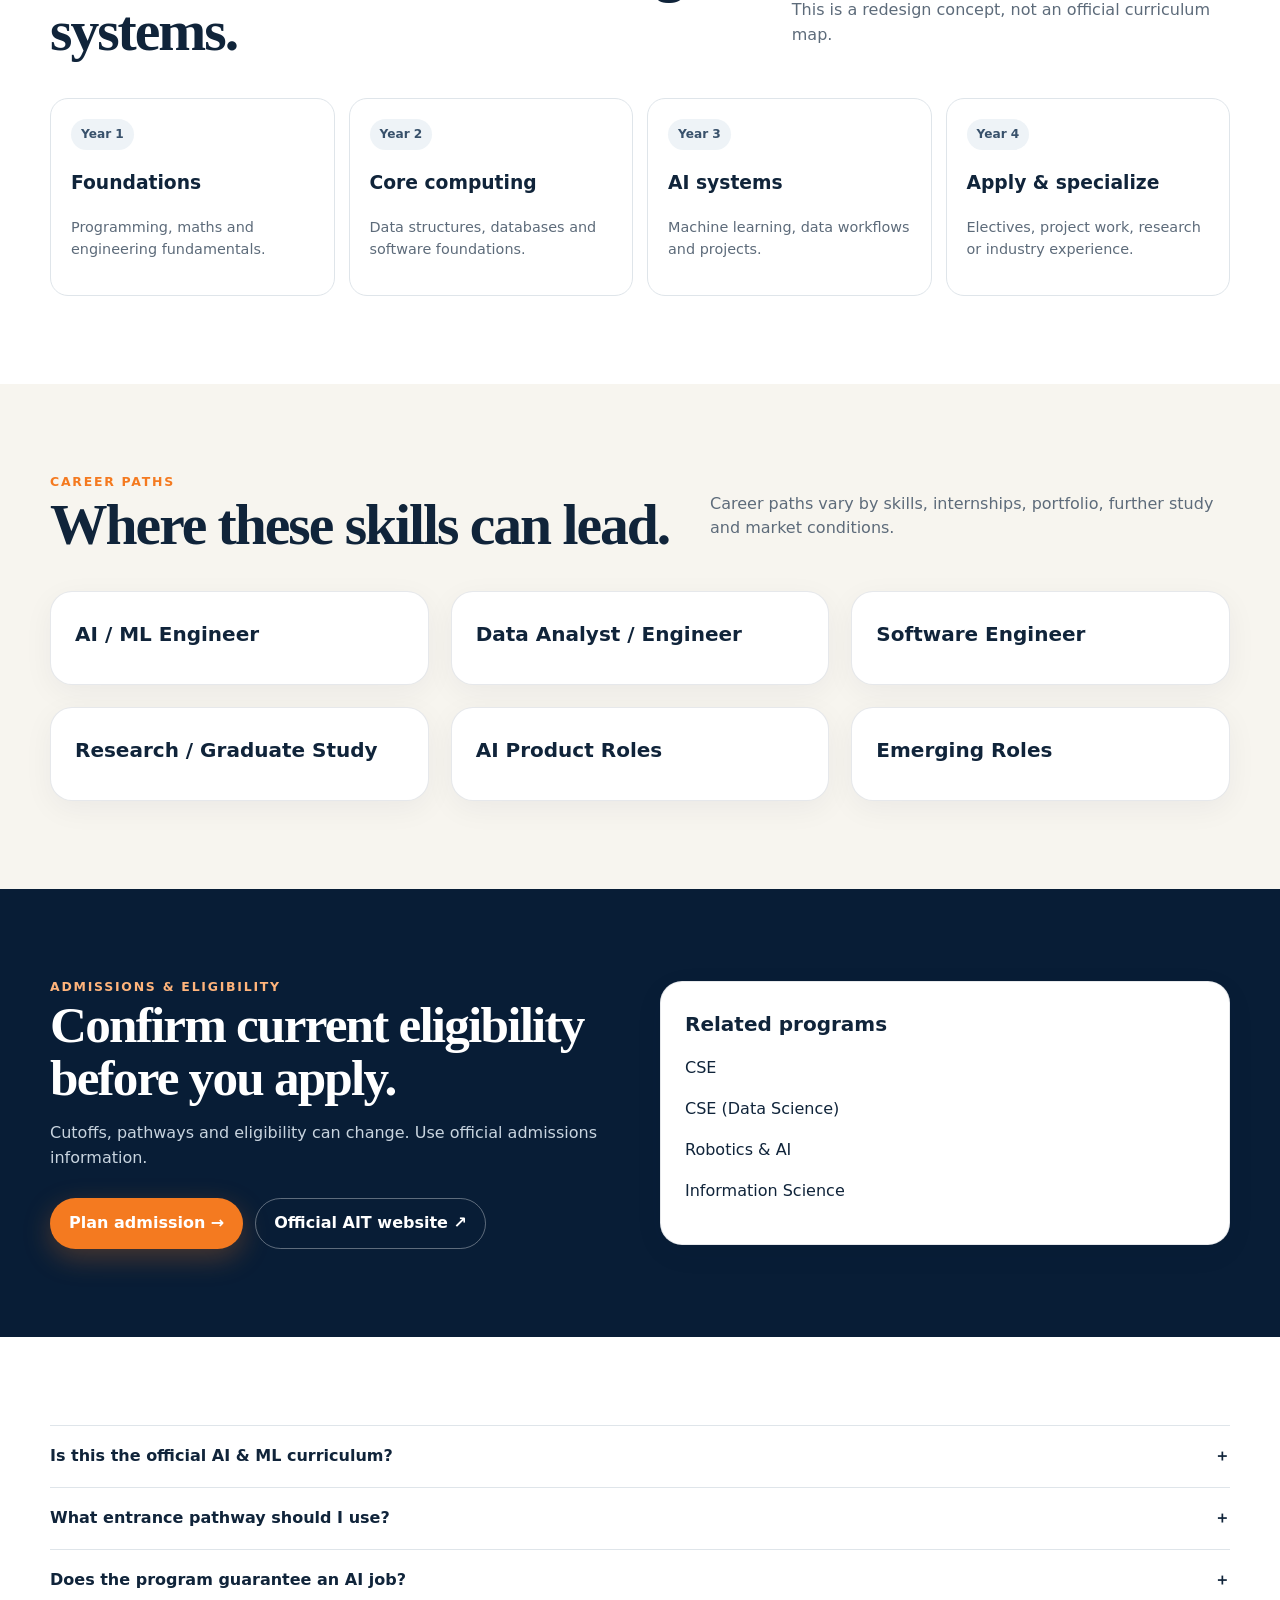
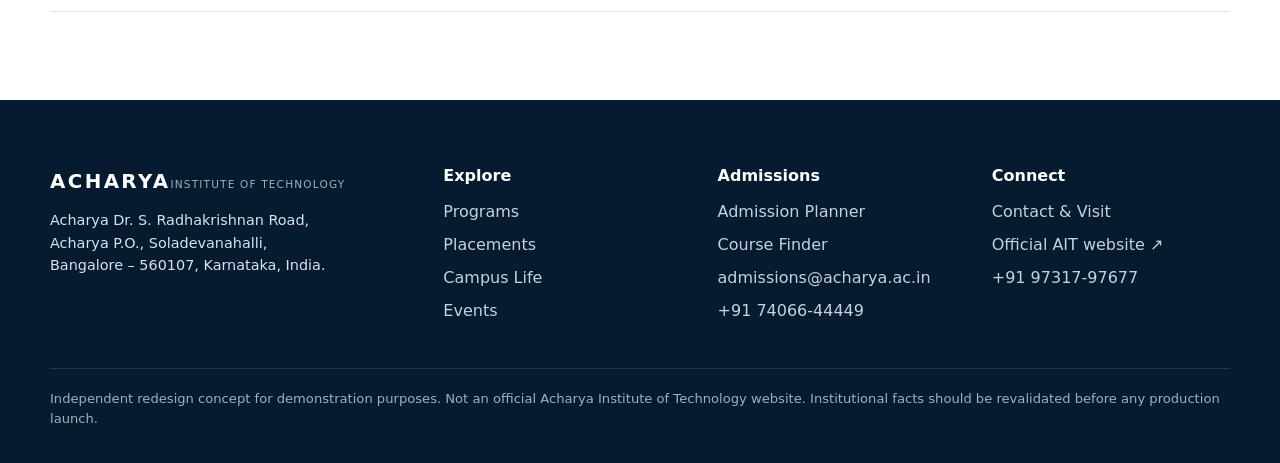
<file: programs/ai-ml/index.html>
<!doctype html><html lang="en"><head><meta charset="utf-8"><meta name="viewport" content="width=device-width,initial-scale=1"><meta name="description" content="Independent redesign concept for Acharya Institute of Technology focused on program discovery and admissions UX."><meta name="theme-color" content="#081d36"><link rel="stylesheet" href="../../assets/styles.css"></head><body data-page="aiml" data-base="../../"><div id="app"></div><script src="../../assets/app.js"></script></body></html>
</file>
<file: assets/styles.css>
:root{
  --navy:#081d36;--navy-2:#0e3156;--orange:#f47a20;--orange-2:#ff9b52;
  --ink:#10243a;--muted:#5d6b7a;--cream:#f7f5ef;--surface:#fff;--line:#dfe5ea;
  --blue:#eaf3fb;--green:#eaf7f1;--shadow:0 18px 55px rgba(7,29,54,.12);
  --radius:22px;--radius-sm:14px;--max:1180px;
}
*{box-sizing:border-box}html{scroll-behavior:smooth}body{margin:0;font-family:Inter,ui-sans-serif,system-ui,-apple-system,BlinkMacSystemFont,"Segoe UI",sans-serif;color:var(--ink);background:var(--cream);line-height:1.55}.no-scroll{overflow:hidden}a{color:inherit;text-decoration:none}button,input,select,textarea{font:inherit}button{cursor:pointer}img{max-width:100%;display:block}.container{width:min(var(--max),calc(100% - 36px));margin:auto}.eyebrow{font-size:.78rem;text-transform:uppercase;letter-spacing:.14em;font-weight:800;color:var(--orange)}.muted{color:var(--muted)}.small{font-size:.9rem}.section{padding:88px 0}.section.tight{padding:60px 0}.section.white{background:#fff}.section.navy{background:var(--navy);color:#fff}.section-head{display:flex;align-items:end;justify-content:space-between;gap:24px;margin-bottom:34px}.section-head h2,.display{font-family:Georgia,"Times New Roman",serif;letter-spacing:-.035em;margin:.2rem 0;line-height:1.03}.section-head h2{font-size:clamp(2rem,5vw,3.6rem);max-width:760px}.section-head p{max-width:520px;color:var(--muted)}.navy .section-head p{color:#c8d4df}.kicker{display:inline-flex;align-items:center;gap:8px;padding:7px 11px;border-radius:999px;background:#fff2e9;color:#a84705;font-size:.78rem;font-weight:800}.btn{display:inline-flex;align-items:center;justify-content:center;gap:9px;border-radius:999px;border:1px solid transparent;padding:12px 18px;font-weight:800;transition:.2s transform,.2s box-shadow,.2s background}.btn:hover{transform:translateY(-1px)}.btn-primary{background:var(--orange);color:#fff;box-shadow:0 9px 28px rgba(244,122,32,.28)}.btn-primary:hover{background:#df6711}.btn-secondary{background:#fff;color:var(--navy);border-color:#d6dee6}.btn-ghost{background:transparent;border-color:rgba(255,255,255,.35);color:#fff}.btn-dark{background:var(--navy);color:#fff}.btn-link{padding:0;border:0;background:none;color:var(--orange);font-weight:800}.icon-btn{width:42px;height:42px;border-radius:999px;border:1px solid var(--line);background:#fff;display:grid;place-items:center}.grid{display:grid;gap:22px}.grid-2{grid-template-columns:repeat(2,minmax(0,1fr))}.grid-3{grid-template-columns:repeat(3,minmax(0,1fr))}.grid-4{grid-template-columns:repeat(4,minmax(0,1fr))}.card{background:var(--surface);border:1px solid rgba(10,34,64,.1);border-radius:var(--radius);padding:24px;box-shadow:0 8px 30px rgba(8,29,54,.05)}.card.hover{transition:.2s transform,.2s box-shadow,.2s border-color}.card.hover:hover{transform:translateY(-4px);box-shadow:var(--shadow);border-color:rgba(244,122,32,.35)}.card h3{margin:.2rem 0 .6rem;font-size:1.25rem}.pill{display:inline-flex;padding:6px 10px;border-radius:999px;background:#eef3f7;font-size:.76rem;font-weight:800;color:#38516b}.pill.orange{background:#fff0e5;color:#a84705}.pill.blue{background:#eaf4ff;color:#165286}.utility{background:#061a30;color:#cdd9e3;font-size:.76rem}.utility .container{display:flex;justify-content:space-between;align-items:center;padding:8px 0;gap:16px}.utility-badge{border:1px solid rgba(255,255,255,.22);padding:4px 9px;border-radius:999px;color:#fff}.site-header{position:sticky;top:0;z-index:50;background:rgba(255,255,255,.95);backdrop-filter:blur(14px);border-bottom:1px solid rgba(8,29,54,.08)}.nav{height:78px;display:flex;align-items:center;gap:28px}.brand{display:flex;flex-direction:column;line-height:1}.brand strong{font-size:1.24rem;letter-spacing:.12em;color:var(--navy)}.brand span{font-size:.66rem;text-transform:uppercase;letter-spacing:.11em;color:var(--muted);margin-top:5px}.nav-links{display:flex;gap:22px;margin-left:auto;align-items:center}.nav-links a{font-size:.92rem;font-weight:750;color:#2a3e53}.nav-links a:hover{color:var(--orange)}.nav-actions{display:flex;gap:10px}.mobile-menu-btn{display:none}.mobile-panel{display:none}.hero{min-height:700px;position:relative;color:#fff;display:flex;align-items:center;overflow:hidden;background:linear-gradient(135deg,#0a2443,#123c68)}.hero:before{content:"";position:absolute;inset:0;background-image:linear-gradient(90deg,rgba(5,20,38,.9) 0%,rgba(5,20,38,.68) 50%,rgba(5,20,38,.3) 100%),url('https://www.comedk.org/uploads/a-3.jpg');background-size:cover;background-position:center}.hero:after{content:"";position:absolute;width:520px;height:520px;border:1px solid rgba(255,255,255,.11);border-radius:50%;right:-180px;bottom:-220px}.hero .container{position:relative;z-index:2;display:grid;grid-template-columns:minmax(0,1.3fr) minmax(280px,.7fr);gap:60px;align-items:end}.hero h1{font-family:Georgia,"Times New Roman",serif;font-size:clamp(3.6rem,8vw,7.2rem);line-height:.9;letter-spacing:-.055em;margin:18px 0 22px;max-width:820px}.hero p{font-size:1.08rem;max-width:700px;color:#d9e3ec}.hero-actions{display:flex;flex-wrap:wrap;gap:12px;margin-top:28px}.hero-facts{background:rgba(255,255,255,.1);border:1px solid rgba(255,255,255,.22);backdrop-filter:blur(12px);border-radius:24px;padding:24px}.facts-grid{display:grid;grid-template-columns:1fr 1fr;gap:20px}.fact b{display:block;font-size:1.25rem}.fact span{font-size:.8rem;color:#cdd9e3}.interest-wrap{display:flex;gap:10px;flex-wrap:wrap}.chip{border:1px solid var(--line);background:#fff;border-radius:999px;padding:9px 13px;font-weight:750;color:#38516b}.chip.active{background:var(--navy);color:#fff;border-color:var(--navy)}.program-card{display:flex;flex-direction:column;min-height:220px}.program-card .actions{display:flex;justify-content:space-between;align-items:center;margin-top:auto;padding-top:20px}.program-card .category{font-size:.78rem;color:var(--muted)}.program-card h3{font-size:1.3rem}.feature-icon{width:46px;height:46px;border-radius:14px;background:#fff1e7;color:var(--orange);display:grid;place-items:center;font-weight:900}.timeline{display:grid;grid-template-columns:repeat(4,1fr);gap:16px;counter-reset:step}.timeline .step{position:relative;padding:22px;border-radius:18px;background:#fff;border:1px solid var(--line)}.timeline .step:before{counter-increment:step;content:counter(step);display:grid;place-items:center;width:32px;height:32px;border-radius:50%;background:var(--orange);color:#fff;font-weight:900;margin-bottom:14px}.photo-panel{min-height:400px;border-radius:28px;background-image:linear-gradient(180deg,rgba(8,29,54,.1),rgba(8,29,54,.55)),url('https://www.collegebatch.com/static/clg-gallery/acharya-institute-of-technology-bangalore-361375.webp');background-size:cover;background-position:center;position:relative;overflow:hidden}.photo-caption{position:absolute;left:22px;bottom:20px;color:#fff;max-width:420px}.footer{background:#061a30;color:#d8e2ea;padding:64px 0 34px}.footer-grid{display:grid;grid-template-columns:1.5fr 1fr 1fr 1fr;gap:36px}.footer h4{color:#fff;margin:0 0 12px}.footer a{display:block;color:#c5d2dd;margin:8px 0}.footer .disclaimer{border-top:1px solid rgba(255,255,255,.12);margin-top:36px;padding-top:20px;font-size:.82rem;color:#9fb0bf}.page-hero{padding:82px 0 64px;background:linear-gradient(145deg,#081d36,#103a65);color:#fff;position:relative;overflow:hidden}.page-hero:after{content:"";position:absolute;right:-110px;top:-120px;width:420px;height:420px;border-radius:50%;border:1px solid rgba(255,255,255,.14)}.page-hero h1{font-family:Georgia,"Times New Roman",serif;font-size:clamp(2.8rem,6vw,5.2rem);line-height:.98;letter-spacing:-.045em;margin:10px 0 18px;max-width:900px}.page-hero p{max-width:720px;color:#d0dce7;font-size:1.05rem}.toolbar{display:flex;gap:12px;flex-wrap:wrap;align-items:center;margin:26px 0}.search-field{position:relative;flex:1;min-width:250px}.search-field input,.field input,.field select,.field textarea{width:100%;border:1px solid #ced8e1;border-radius:14px;background:#fff;padding:13px 14px;color:var(--ink);outline:none}.search-field input:focus,.field input:focus,.field select:focus,.field textarea:focus{border-color:var(--orange);box-shadow:0 0 0 4px rgba(244,122,32,.12)}.filter-row{display:flex;gap:8px;flex-wrap:wrap}.filter-btn{border:1px solid var(--line);background:#fff;border-radius:999px;padding:9px 12px;font-weight:750;color:#4a5e72}.filter-btn.active{background:var(--navy);color:#fff;border-color:var(--navy)}.compare-bar{position:fixed;z-index:60;left:50%;transform:translateX(-50%);bottom:18px;width:min(920px,calc(100% - 28px));background:#fff;border:1px solid var(--line);box-shadow:0 20px 60px rgba(0,0,0,.2);border-radius:20px;padding:14px 16px;display:none;align-items:center;gap:12px}.compare-bar.show{display:flex}.compare-list{display:flex;gap:8px;flex:1;overflow:auto}.compare-item{background:#eef3f7;border-radius:999px;padding:7px 10px;font-size:.78rem;white-space:nowrap}.compare-modal,.modal,.search-modal{position:fixed;inset:0;z-index:100;background:rgba(5,20,38,.72);display:none;place-items:center;padding:20px}.compare-modal.show,.modal.show,.search-modal.show{display:grid}.modal-card{background:#fff;width:min(760px,100%);max-height:90vh;overflow:auto;border-radius:24px;padding:26px;box-shadow:var(--shadow)}.modal-card.wide{width:min(1050px,100%)}.modal-head{display:flex;justify-content:space-between;gap:16px;align-items:start;margin-bottom:18px}.compare-table{width:100%;border-collapse:collapse}.compare-table th,.compare-table td{text-align:left;border-bottom:1px solid var(--line);padding:13px;vertical-align:top}.compare-table th{color:var(--muted);font-size:.8rem}.close{border:0;background:#eef3f7;width:36px;height:36px;border-radius:50%;font-size:1.2rem}.callout{background:linear-gradient(145deg,#fff0e5,#fff8f2);border:1px solid #ffd9bf;border-radius:22px;padding:24px}.split{display:grid;grid-template-columns:1fr 1fr;gap:40px;align-items:center}.learning-journey{display:grid;grid-template-columns:repeat(4,1fr);gap:14px}.journey-card{padding:20px;border-radius:18px;background:#fff;border:1px solid var(--line)}.pipeline{display:grid;grid-template-columns:repeat(5,1fr);gap:10px}.pipe{padding:22px 16px;background:#fff;border-radius:18px;border:1px solid var(--line);text-align:center}.pipe .num{width:34px;height:34px;border-radius:50%;display:grid;place-items:center;background:var(--orange);color:#fff;margin:0 auto 12px;font-weight:900}.campus-mosaic{display:grid;grid-template-columns:1.4fr .6fr;gap:18px}.mosaic-main,.mosaic-small{border-radius:24px;min-height:440px;background-size:cover;background-position:center;position:relative;overflow:hidden}.mosaic-main{background-image:linear-gradient(180deg,rgba(8,29,54,.05),rgba(8,29,54,.58)),url('https://cityeduguide.com/acharya-institute-of-technology/assets/img/Acharya-Institute-of-Technology.jpg')}.mosaic-col{display:grid;gap:18px}.mosaic-small{min-height:210px;background-image:linear-gradient(180deg,rgba(8,29,54,.08),rgba(8,29,54,.55)),url('https://www.comedk.org/uploads/a-3.jpg')}.mosaic-small:nth-child(2){background-image:linear-gradient(180deg,rgba(8,29,54,.08),rgba(8,29,54,.55)),url('https://www.collegebatch.com/static/clg-gallery/acharya-institute-of-technology-bangalore-361375.webp')}.mosaic-label{position:absolute;left:18px;bottom:16px;color:#fff;font-weight:850}.event-card .date{display:inline-flex;flex-direction:column;width:58px;border-radius:14px;background:#fff0e5;color:#9e4508;text-align:center;padding:9px;line-height:1.05}.event-card{display:flex;gap:18px}.event-card .date strong{font-size:1.4rem}.event-card .date span{font-size:.72rem;text-transform:uppercase;letter-spacing:.08em}.toggle{display:inline-flex;padding:4px;border-radius:999px;background:#e9eef3}.toggle button{border:0;background:transparent;border-radius:999px;padding:8px 14px;font-weight:800;color:#597083}.toggle button.active{background:#fff;color:var(--navy);box-shadow:0 2px 9px rgba(8,29,54,.12)}.planner{display:grid;grid-template-columns:330px 1fr;gap:26px}.planner-sidebar{background:var(--navy);color:#fff;border-radius:24px;padding:24px;align-self:start;position:sticky;top:120px}.progress-row{display:flex;gap:8px;margin:20px 0}.progress-dot{height:7px;border-radius:999px;background:rgba(255,255,255,.18);flex:1}.progress-dot.done{background:var(--orange)}.question-card{background:#fff;border:1px solid var(--line);border-radius:24px;padding:28px}.choice-grid{display:grid;grid-template-columns:repeat(2,1fr);gap:12px;margin-top:20px}.choice{border:1px solid var(--line);border-radius:16px;padding:15px;background:#fff;text-align:left;font-weight:750;color:#344b62}.choice:hover,.choice.selected{border-color:var(--orange);background:#fff6ef;color:#8b3d07}.question-actions{display:flex;justify-content:space-between;margin-top:24px;gap:12px}.recommendations{display:grid;gap:16px}.recommendation{display:grid;grid-template-columns:90px 1fr auto;gap:18px;align-items:center;background:#fff;border:1px solid var(--line);border-radius:22px;padding:20px}.match{width:72px;height:72px;border-radius:50%;display:grid;place-items:center;background:#fff0e5;color:#9b4306;font-weight:900;font-size:1.2rem}.form-grid{display:grid;grid-template-columns:1fr 1fr;gap:16px}.field{display:flex;flex-direction:column;gap:7px}.field.full{grid-column:1/-1}.field label{font-size:.84rem;font-weight:800;color:#40566b}.field small{color:#a1440a}.check-row{display:flex;gap:10px;align-items:flex-start}.notice{padding:13px 15px;border-radius:14px;background:#eef6ff;border:1px solid #cfe1f6;color:#2b557b;font-size:.9rem}.success{background:#eaf7f1;border:1px solid #c4e8d6;color:#1e6749}.faq{border-top:1px solid var(--line)}.faq-item{border-bottom:1px solid var(--line)}.faq-q{width:100%;display:flex;justify-content:space-between;gap:18px;padding:18px 0;border:0;background:transparent;text-align:left;font-weight:850;color:var(--ink)}.faq-a{display:none;padding:0 0 18px;color:var(--muted)}.faq-item.open .faq-a{display:block}.contact-card{display:flex;gap:15px;align-items:flex-start}.map-placeholder{min-height:380px;border-radius:28px;background:linear-gradient(135deg,#dce9f3,#eef4f8);position:relative;overflow:hidden;border:1px solid #cedae4}.map-placeholder:before,.map-placeholder:after{content:"";position:absolute;background:rgba(8,29,54,.09);transform:rotate(24deg)}.map-placeholder:before{width:130%;height:34px;left:-15%;top:45%}.map-placeholder:after{width:34px;height:130%;left:48%;top:-15%}.map-pin{position:absolute;left:51%;top:47%;width:42px;height:42px;border-radius:50% 50% 50% 0;background:var(--orange);transform:rotate(-45deg);box-shadow:0 8px 25px rgba(244,122,32,.3)}.map-pin:after{content:"";position:absolute;width:13px;height:13px;background:#fff;border-radius:50%;left:14px;top:14px}.toast{position:fixed;z-index:130;right:20px;bottom:20px;background:#061a30;color:#fff;padding:13px 16px;border-radius:14px;box-shadow:var(--shadow);transform:translateY(20px);opacity:0;pointer-events:none;transition:.2s}.toast.show{opacity:1;transform:none}.search-box{display:flex;gap:10px;align-items:center;border:1px solid var(--line);border-radius:14px;padding:10px 13px}.search-box input{border:0;outline:none;flex:1;font-size:1.04rem}.search-results{margin-top:12px}.search-result{display:block;padding:14px;border-radius:12px}.search-result:hover,.search-result.active{background:#eef3f7}.mobile-cta{display:none}.empty{padding:42px;text-align:center;border:1px dashed #bdc9d4;border-radius:20px;color:var(--muted)}.badge-demo{display:inline-flex;background:#fff3cd;color:#7c5b00;border-radius:999px;padding:6px 10px;font-size:.76rem;font-weight:850}.stat-strip{display:grid;grid-template-columns:repeat(4,1fr);gap:1px;background:#dbe4eb;border-radius:22px;overflow:hidden}.stat{background:#fff;padding:24px}.stat strong{font-family:Georgia,"Times New Roman",serif;font-size:2rem;color:var(--navy);display:block}.stat span{font-size:.82rem;color:var(--muted)}
@media(max-width:980px){.nav-links{display:none}.mobile-menu-btn{display:grid}.nav{height:70px}.nav-actions .btn-secondary{display:none}.hero{min-height:740px}.hero .container{grid-template-columns:1fr;align-items:center;gap:30px}.hero-facts{max-width:470px}.grid-4{grid-template-columns:repeat(2,1fr)}.grid-3{grid-template-columns:repeat(2,1fr)}.footer-grid{grid-template-columns:1.4fr 1fr 1fr}.timeline{grid-template-columns:repeat(2,1fr)}.pipeline{grid-template-columns:repeat(3,1fr)}.learning-journey{grid-template-columns:repeat(2,1fr)}.planner{grid-template-columns:1fr}.planner-sidebar{position:relative;top:0}.campus-mosaic{grid-template-columns:1fr}.mosaic-col{grid-template-columns:1fr 1fr}.mobile-panel{position:fixed;inset:0;z-index:80;background:#fff;padding:24px;overflow:auto}.mobile-panel.show{display:block}.mobile-panel .menu-top{display:flex;justify-content:space-between;align-items:center}.mobile-panel nav{display:grid;gap:8px;margin:30px 0}.mobile-panel nav a{font-family:Georgia,"Times New Roman",serif;font-size:2rem;padding:10px 0;border-bottom:1px solid var(--line)}}
@media(max-width:700px){.container{width:min(100% - 24px,var(--max))}.section{padding:64px 0}.utility .container>span:first-child{display:none}.hero{min-height:720px}.hero h1{font-size:clamp(3rem,16vw,5rem)}.hero .container{padding:56px 0}.hero-actions{display:grid}.hero-actions .btn{width:100%}.facts-grid{gap:14px}.section-head{display:block}.grid-2,.grid-3,.grid-4{grid-template-columns:1fr}.timeline,.learning-journey,.pipeline{grid-template-columns:1fr}.split{grid-template-columns:1fr}.footer-grid{grid-template-columns:1fr 1fr}.campus-mosaic,.mosaic-col{grid-template-columns:1fr}.mosaic-main{min-height:340px}.mosaic-small{min-height:230px}.form-grid{grid-template-columns:1fr}.field.full{grid-column:auto}.choice-grid{grid-template-columns:1fr}.recommendation{grid-template-columns:70px 1fr}.recommendation .btn{grid-column:1/-1}.compare-bar{bottom:78px}.mobile-cta{display:flex;position:fixed;z-index:55;left:10px;right:10px;bottom:10px;background:#fff;border:1px solid var(--line);box-shadow:0 14px 40px rgba(0,0,0,.16);border-radius:18px;padding:8px;gap:8px}.mobile-cta .btn{flex:1}.page-hero{padding:62px 0 50px}.page-hero h1{font-size:clamp(2.7rem,14vw,4.3rem)}.stat-strip{grid-template-columns:repeat(2,1fr)}.footer{padding-bottom:100px}}
</file>
